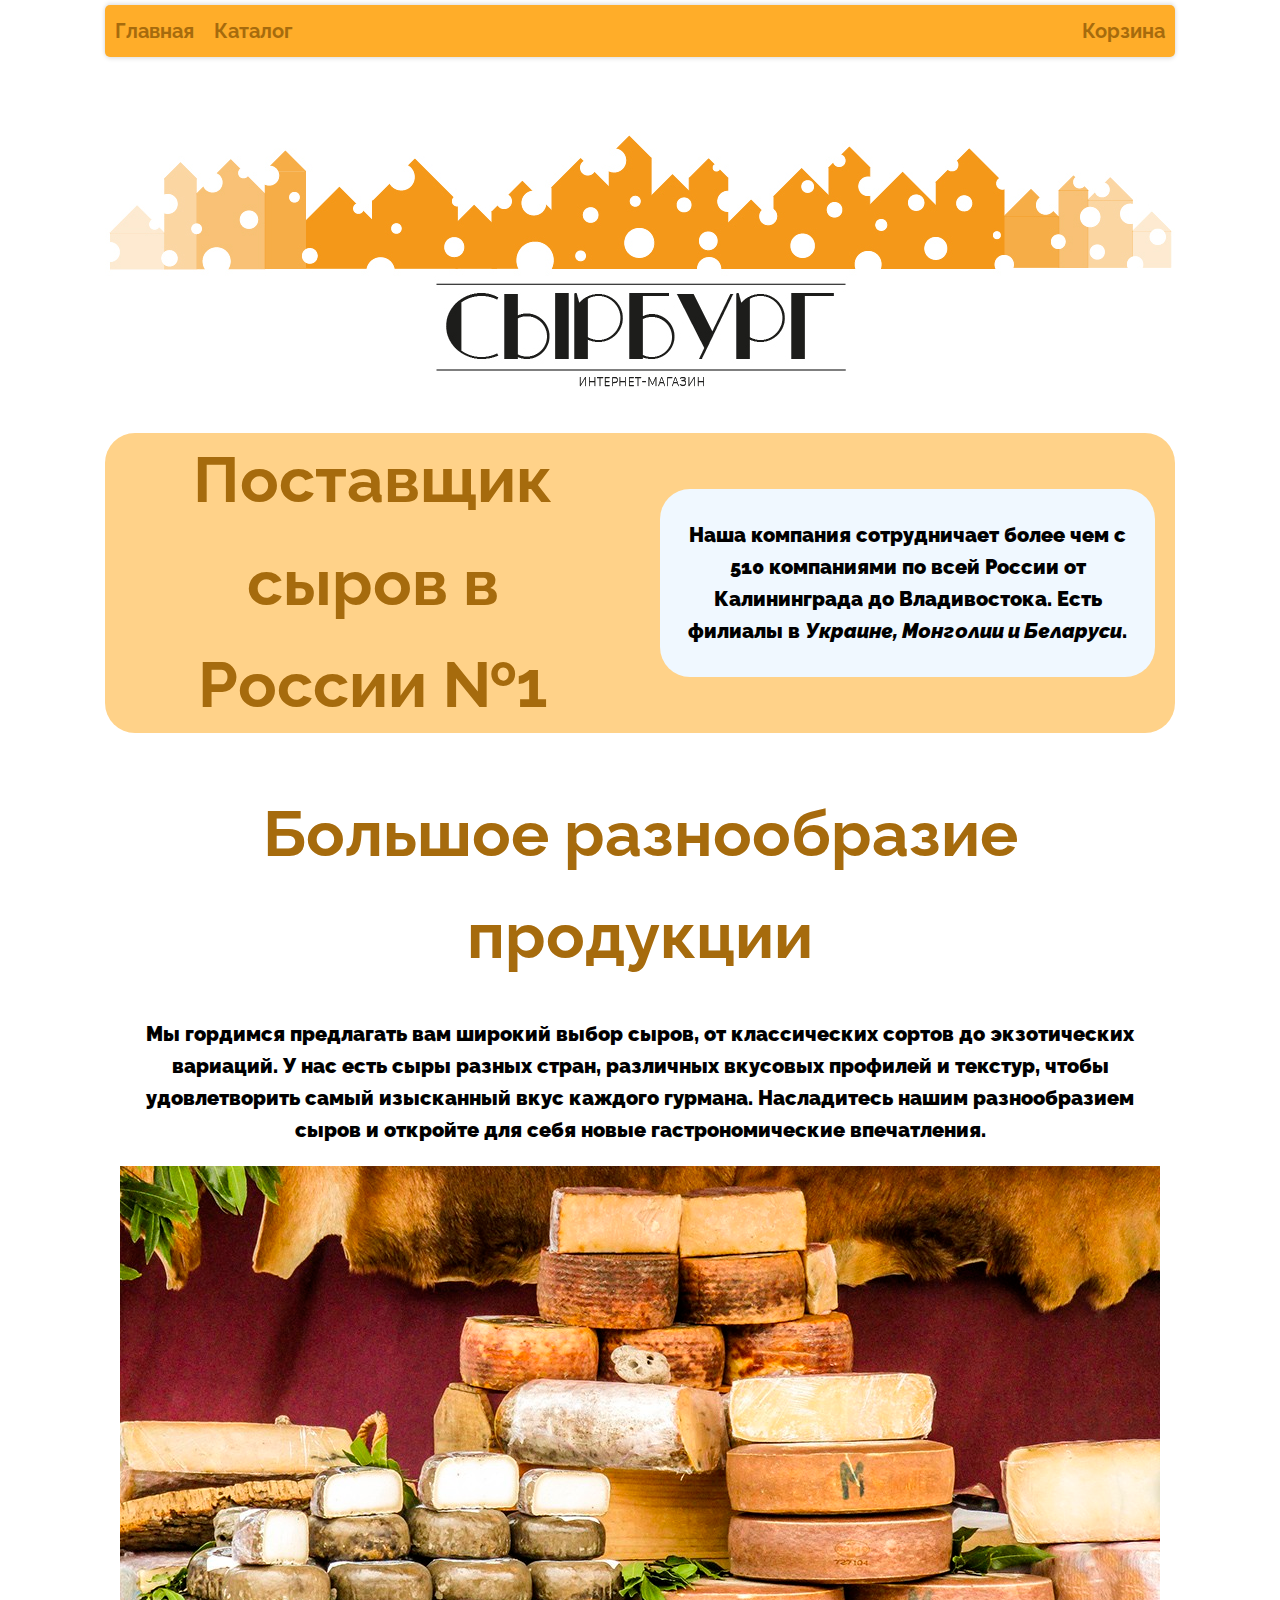
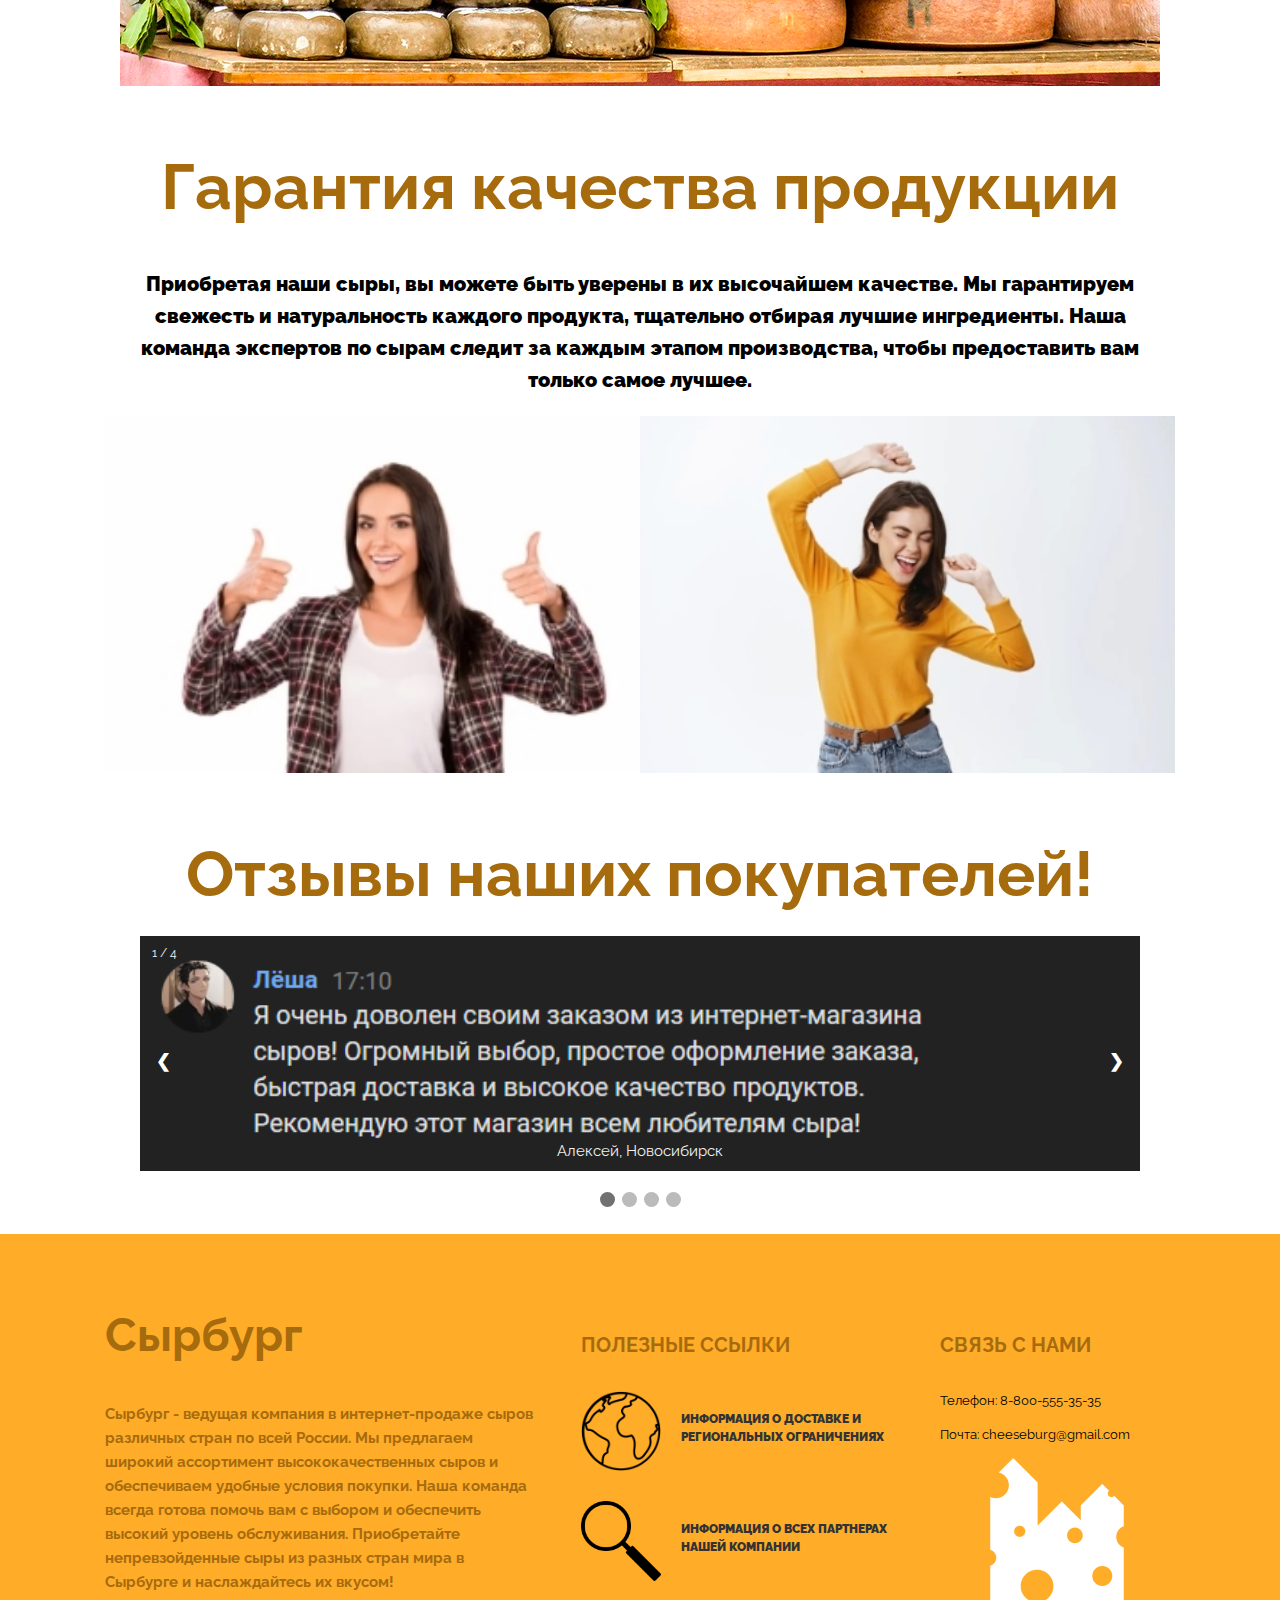
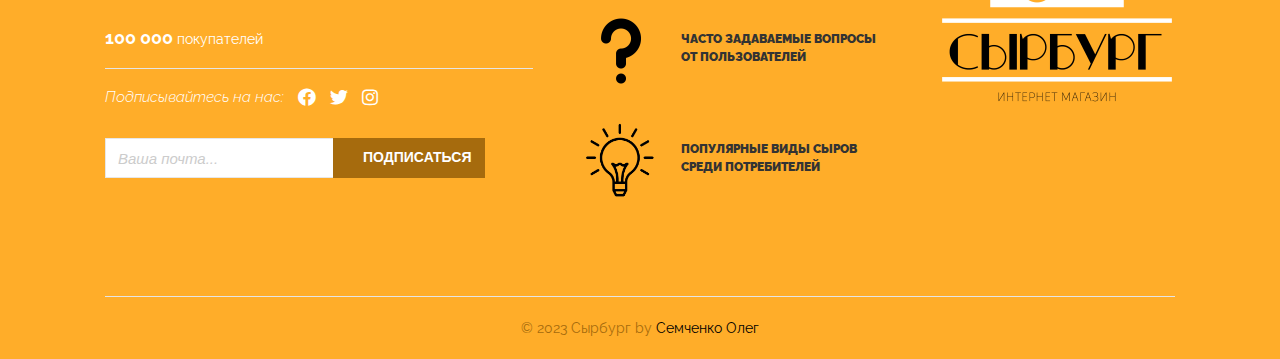
<file: Практика/index.html>
<!DOCTYPE html>
<html lang="en">
  <head>
    <meta charset="UTF-8" />
    <link
      rel="shortcut icon"
      href="../Практика/Photos/Главная/ikonka.png"
      type="image/x-icon"
    />
    <link rel="stylesheet" href="../Практика/Css/style.css" />
    <link rel="preconnect" href="https://fonts.googleapis.com" />
    <link rel="preconnect" href="https://fonts.gstatic.com" crossorigin />
    <link
      href="https://fonts.googleapis.com/css2?family=Bitter:wght@300&family=Narnoor&family=Raleway:wght@200;400&display=swap"
      rel="stylesheet"
    />
    <link
      rel="stylesheet"
      href="https://cdnjs.cloudflare.com/ajax/libs/font-awesome/5.15.3/css/all.min.css"
    />
    <script>
      var prevScrollpos = window.pageYOffset;
      window.onscroll = function () {
        var currentScrollPos = window.pageYOffset;
        if (prevScrollpos > currentScrollPos) {
          document.getElementById("navbar").style.top = "0";
        } else {
          document.getElementById("navbar").style.top = "-100px";
        }
        prevScrollpos = currentScrollPos;
      };
    </script>
    <title>Сырбург - интернет-магазин сыров</title>
  </head>
  <body>
    <header id="navbar" class="header">
      <div class="container">
        <div class="header_inner">
          <nav class="nav">
            <li>
              <a class="nav__link" href="../Практика/index.html"> Главная </a>
            </li>
            <li>
              <a class="nav__link" href="../Практика/Html/items.html">
                Каталог
              </a>
            </li>
            <a class="nav__link cart" href="../Практика/Html/cart.html">
              Корзина
            </a>
          </nav>
        </div>
      </div>
    </header>
    <div class="title">
      <div class="topimage">
        <img src="../Практика/Photos/Главная/баннер.jpg" alt="zamok" />
      </div>
    </div>
    <section class="section">
      <div class="container">
        <div class="number1">
          <div class="section1__header">
            <h1>Поставщик сыров в России №1</h1>
          </div>
          <div class="section1__text">
            <p>
              Наша компания сотрудничает более чем с 510 компаниями по всей
              России от Калининграда до Владивостока. Есть филиалы в
              <i>Украине, Монголии и Беларуси</i>.
            </p>
          </div>
        </div>
      </div>
    </section>
    <section class="section">
      <div class="container">
        <div class="number2">
          <div class="section2__header">
            <h1>Большое разнообразие продукции</h1>
          </div>
          <div class="section2__text">
            <p>
              Мы гордимся предлагать вам широкий выбор сыров, от классических
              сортов до экзотических вариаций. У нас есть сыры разных стран,
              различных вкусовых профилей и текстур, чтобы удовлетворить самый
              изысканный вкус каждого гурмана. Насладитесь нашим разнообразием
              сыров и откройте для себя новые гастрономические впечатления.
            </p>
          </div>
          <div class="image">
            <img
              src="../Практика/Photos/Главная/многосыра.jpg"
              alt="многосыра"
            />
          </div>
        </div>
      </div>
    </section>
    <section class="section">
      <div class="container">
        <div class="number3">
          <div class="section2__header">
            <h1>Гарантия качества продукции</h1>
          </div>
          <div class="section3__text">
            <p>
              Приобретая наши сыры, вы можете быть уверены в их высочайшем
              качестве. Мы гарантируем свежесть и натуральность каждого
              продукта, тщательно отбирая лучшие ингредиенты. Наша команда
              экспертов по сырам следит за каждым этапом производства, чтобы
              предоставить вам только самое лучшее.
            </p>
          </div>
          <div class="section3__image">
            <img src="../Практика/Photos/Главная/класс.jpg" alt="многосыра" />
            <img src="../Практика/Photos/Главная/класс2.jpg" alt="" />
          </div>
        </div>
      </div>
    </section>
    <section class="section">
      <div class="container">
        <div class="section2__header">
          <h1>Отзывы наших покупателей!</h1>
        </div>
        <div class="slideshow-container">
          <div class="mySlides fade">
            <div class="numbertext">1 / 4</div>
            <img
              src="../Практика/Photos/Главная/img1.png"
              style="width: 100%"
            />
            <div class="text">Алексей, Новосибирск</div>
          </div>

          <div class="mySlides fade">
            <div class="numbertext">2 / 4</div>
            <img
              src="../Практика/Photos/Главная/img2.png"
              style="width: 100%"
            />
            <div class="text">Илья, Киев</div>
          </div>

          <div class="mySlides fade">
            <div class="numbertext">3 / 4</div>
            <img
              src="../Практика/Photos/Главная/img3.png"
              style="width: 100%"
            />
            <div class="text">Владислав, Минск</div>
          </div>

          <div class="mySlides fade">
            <div class="numbertext">4 / 4</div>
            <img
              src="../Практика/Photos/Главная/img4.png"
              style="width: 100%"
            />
            <div class="text">Михаил, Улан-Батор</div>
          </div>

          <a class="prev" onclick="plusSlides(-1)">❮</a>
          <a class="next" onclick="plusSlides(1)">❯</a>
        </div>
        <br />

        <div style="text-align: center">
          <span class="dot" onclick="currentSlide(1)"></span>
          <span class="dot" onclick="currentSlide(2)"></span>
          <span class="dot" onclick="currentSlide(3)"></span>
          <span class="dot" onclick="currentSlide(4)"></span>
        </div>
        <script>
          var slideIndex = 1;
          showSlides(slideIndex);

          function plusSlides(n) {
            showSlides((slideIndex += n));
          }

          function currentSlide(n) {
            showSlides((slideIndex = n));
          }

          function showSlides(n) {
            var i;
            var slides = document.getElementsByClassName("mySlides");
            var dots = document.getElementsByClassName("dot");
            if (n > slides.length) {
              slideIndex = 1;
            }
            if (n < 1) {
              slideIndex = slides.length;
            }
            for (i = 0; i < slides.length; i++) {
              slides[i].style.display = "none";
            }
            for (i = 0; i < dots.length; i++) {
              dots[i].className = dots[i].className.replace(" active", "");
            }
            slides[slideIndex - 1].style.display = "block";
            dots[slideIndex - 1].className += " active";
          }
        </script>
      </div>
    </section>
    <footer class="footer">
      <div class="container">
        <div class="footer__inner">
          <div class="footer__col footer__col--first">
            <div class="footer__logo">Сырбург</div>
            <div class="footer__text">
              Сырбург - ведущая компания в интернет-продаже сыров различных
              стран по всей России. Мы предлагаем широкий ассортимент
              высококачественных сыров и обеспечиваем удобные условия покупки.
              Наша команда всегда готова помочь вам с выбором и обеспечить
              высокий уровень обслуживания. Приобретайте непревзойденные сыры из
              разных стран мира в Сырбурге и наслаждайтесь их вкусом!
            </div>
            <div class="footer__social">
              <div class="footer__social-header">
                <b>100 000</b> покупателей
              </div>
              <div class="footer__social-content">
                Подписывайтесь на нас:
                <a href="#" target="_blank">
                  <i class="fab fa-facebook"></i>
                </a>
                <a href="#" target="_blank">
                  <i class="fab fa-twitter"></i>
                </a>
                <a href="#" target="_blank">
                  <i class="fab fa-instagram"></i>
                </a>
              </div>
            </div>

            <form class="subscribe" action="/" method="post">
              <input
                class="subscribe__input"
                type="email"
                name="name"
                placeholder="Ваша почта..."
              />
              <button class="subscribe__btn" type="submit">Подписаться</button>
            </form>
          </div>
          <div class="footer__col footer__col--second">
            <div class="footer__title">Полезные ссылки</div>

            <div class="blogs">
              <div class="blogs__item">
                <img
                  class="blogs__img"
                  src="../Практика/Photos/Главная/низ.png"
                  alt=""
                />
                <div class="blogs__content">
                  <a class="blogs__title" href="../Практика/Html/delivery.html"
                    >Информация о доставке и региональных ограничениях
                  </a>
                </div>
              </div>

              <div class="blogs__item">
                <img
                  class="blogs__img"
                  src="../Практика/Photos/Главная/лупа.png"
                  alt=""
                />
                <div class="blogs__content">
                  <a class="blogs__title" href="../Практика/Html/patnery.html"
                    >Информация о всех партнерах нашей компании</a
                  >
                </div>
              </div>

              <div class="blogs__item">
                <img
                  class="blogs__img"
                  src="../Практика/Photos/Главная/вопрос.png"
                  alt=""
                />
                <div class="blogs__content">
                  <a class="blogs__title" href="../Практика/Html/questions.html"
                    >Часто задаваемые вопросы от пользователей</a
                  >
                </div>
              </div>
              <div class="blogs__item">
                <img
                  class="blogs__img"
                  src="../Практика/Photos/Главная/лампочка.png"
                  alt=""
                />
                <div class="blogs__content">
                  <a class="blogs__title" href="../Практика/Html/cheese.html"
                    >Популярные виды сыров среди потребителей</a
                  >
                </div>
              </div>
            </div>
          </div>
          <div class="footer__col footer__col--third">
            <div class="footer__title">Связь с нами</div>
            <div class="svyaz">
              <a class="svyaz__item"> Телефон: 8-800-555-35-35 </a>
              <a class="svyaz__item">
                <p>Почта: cheeseburg@gmail.com</p>
              </a>
            </div>
            <div class="image">
              <img src="../Практика/Photos/Главная/футер.png" alt="" />
            </div>
          </div>
        </div>

        <div class="copyright">
          © 2023 Сырбург by <span>Семченко Олег</span>
        </div>
      </div>
    </footer>
  </body>
</html>
</file>
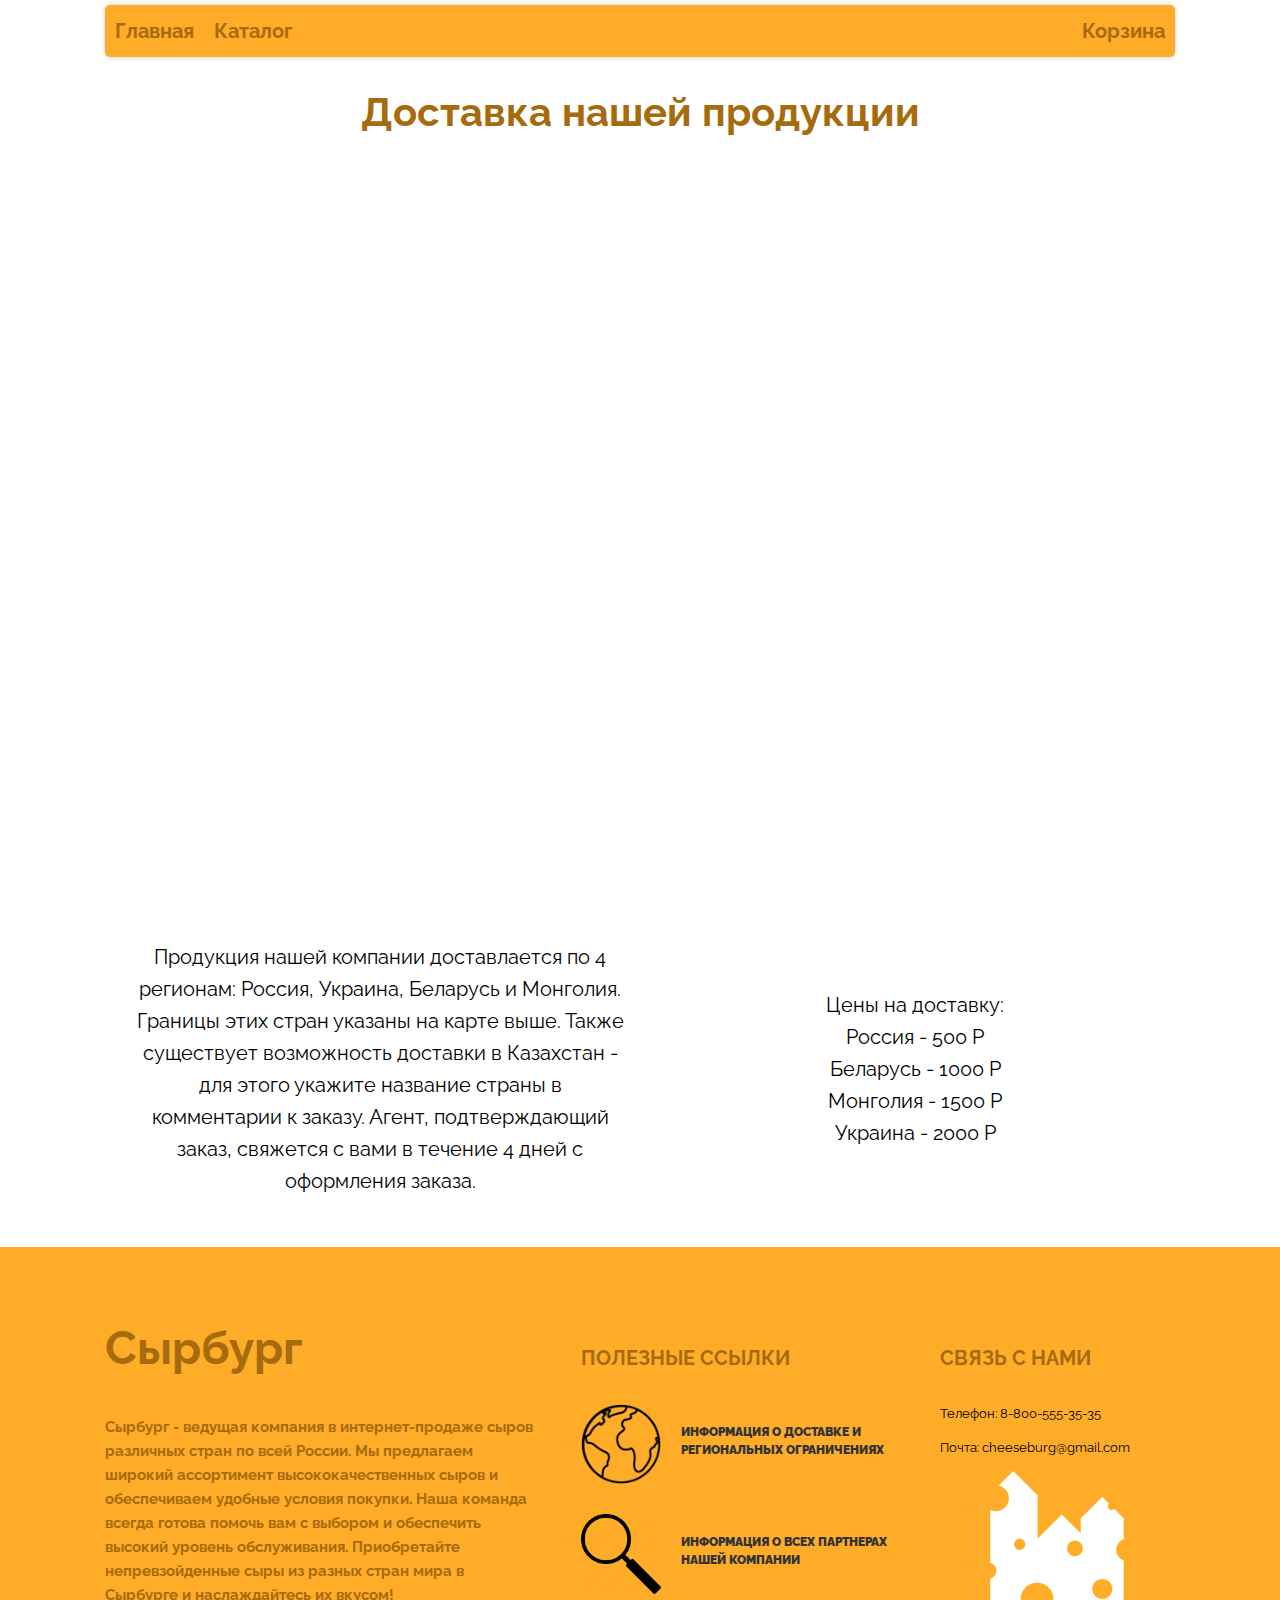
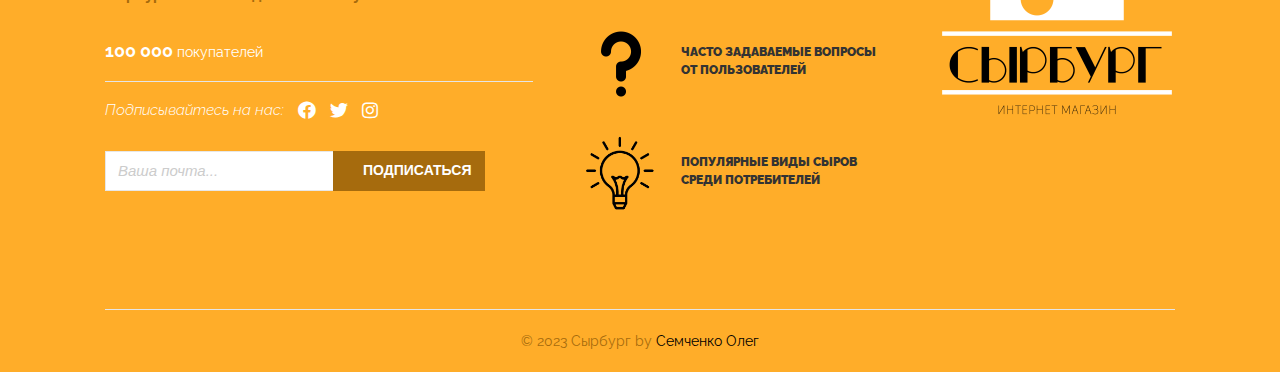
<file: Практика/Html/delivery.html>
<!DOCTYPE html>
<html lang="en">
  <head>
    <meta charset="UTF-8" />
    <link
      rel="shortcut icon"
      href="../Photos/Главная/ikonka.png"
      type="image/x-icon"
    />
    <link rel="stylesheet" href="../Css/delivery.css" />
    <link rel="preconnect" href="https://fonts.googleapis.com" />
    <link rel="preconnect" href="https://fonts.gstatic.com" crossorigin />
    <link
      href="https://fonts.googleapis.com/css2?family=Bitter:wght@300&family=Narnoor&family=Raleway:wght@200;400&display=swap"
      rel="stylesheet"
    />
    <link
      rel="stylesheet"
      href="https://cdnjs.cloudflare.com/ajax/libs/font-awesome/5.15.3/css/all.min.css"
    />
    <script>
      var prevScrollpos = window.pageYOffset;
      window.onscroll = function () {
        var currentScrollPos = window.pageYOffset;
        if (prevScrollpos > currentScrollPos) {
          document.getElementById("navbar").style.top = "0";
        } else {
          document.getElementById("navbar").style.top = "-100px";
        }
        prevScrollpos = currentScrollPos;
      };
    </script>
    <title>Сырбург - интернет-магазин сыров</title>
  </head>
  <body>
    <header id="navbar" class="header">
      <div class="container">
        <div class="header_inner">
          <nav class="nav">
            <li>
              <a class="nav__link" href="../index.html"> Главная </a>
            </li>
            <li>
              <a class="nav__link" href="../Html/items.html"> Каталог </a>
            </li>

            <a class="nav__link cart" href="../Html/cart.html"> Корзина </a>
          </nav>
        </div>
      </div>
    </header>
    <section class="section">
      <div class="container">
        <div class="title">Доставка нашей продукции</div>
        <div class="map">
          <iframe
            src="https://www.google.com/maps/embed?pb=!1m14!1m12!1m3!1d31556517.08929811!2d73.11542983309121!3d61.1352931491512!2m3!1f0!2f0!3f0!3m2!1i1024!2i768!4f13.1!5e0!3m2!1sru!2sru!4v1688546269915!5m2!1sru!2sru"
            width="700"
            height="700"
            style="border: 0"
            allowfullscreen=""
            loading="lazy"
            referrerpolicy="no-referrer-when-downgrade"
          ></iframe>
        </div>
      </div>
    </section>
    <section class="section">
      <div class="container" style="display: flex">
        <div class="delivery1">
          <div class="explanation">
            Продукция нашей компании доставлается по 4 регионам: Россия,
            Украина, Беларусь и Монголия. Границы этих стран указаны на карте
            выше. Также существует возможность доставки в Казахстан - для этого
            укажите название страны в комментарии к заказу. Агент,
            подтверждающий заказ, свяжется с вами в течение 4 дней с оформления
            заказа.
          </div>
        </div>
        <div class="delivery2">
          <div class="price">
            Цены на доставку: <br />
            Россия - 500 Р <br />
            Беларусь - 1000 Р <br />
            Монголия - 1500 Р <br />
            Украина - 2000 Р
          </div>
        </div>
      </div>
    </section>
    <footer class="footer">
      <div class="container">
        <div class="footer__inner">
          <div class="footer__col footer__col--first">
            <div class="footer__logo">Сырбург</div>
            <div class="footer__text">
              Сырбург - ведущая компания в интернет-продаже сыров различных
              стран по всей России. Мы предлагаем широкий ассортимент
              высококачественных сыров и обеспечиваем удобные условия покупки.
              Наша команда всегда готова помочь вам с выбором и обеспечить
              высокий уровень обслуживания. Приобретайте непревзойденные сыры из
              разных стран мира в Сырбурге и наслаждайтесь их вкусом!
            </div>
            <div class="footer__social">
              <div class="footer__social-header">
                <b>100 000</b> покупателей
              </div>
              <div class="footer__social-content">
                Подписывайтесь на нас:
                <a href="#" target="_blank">
                  <i class="fab fa-facebook"></i>
                </a>
                <a href="#" target="_blank">
                  <i class="fab fa-twitter"></i>
                </a>
                <a href="#" target="_blank">
                  <i class="fab fa-instagram"></i>
                </a>
              </div>
            </div>

            <form class="subscribe" action="/" method="post">
              <input
                class="subscribe__input"
                type="email"
                name="name"
                placeholder="Ваша почта..."
              />
              <button class="subscribe__btn" type="submit">Подписаться</button>
            </form>
          </div>
          <div class="footer__col footer__col--second">
            <div class="footer__title">Полезные ссылки</div>

            <div class="blogs">
              <div class="blogs__item">
                <img
                  class="blogs__img"
                  src="../Photos/Главная/низ.png"
                  alt=""
                />
                <div class="blogs__content">
                  <a class="blogs__title" href="../Html/delivery.html"
                    >Информация о доставке и региональных ограничениях
                  </a>
                </div>
              </div>

              <div class="blogs__item">
                <img
                  class="blogs__img"
                  src="../Photos/Главная/лупа.png"
                  alt=""
                />
                <div class="blogs__content">
                  <a class="blogs__title" href="../Html/patnery.html"
                    >Информация о всех партнерах нашей компании</a
                  >
                </div>
              </div>

              <div class="blogs__item">
                <img
                  class="blogs__img"
                  src="../Photos/Главная/вопрос.png"
                  alt=""
                />
                <div class="blogs__content">
                  <a class="blogs__title" href="../Html/questions.html"
                    >Часто задаваемые вопросы от пользователей</a
                  >
                </div>
              </div>
              <div class="blogs__item">
                <img
                  class="blogs__img"
                  src="../Photos/Главная/лампочка.png"
                  alt=""
                />
                <div class="blogs__content">
                  <a class="blogs__title" href="../Html/cheese.html"
                    >Популярные виды сыров среди потребителей</a
                  >
                </div>
              </div>
            </div>
          </div>
          <div class="footer__col footer__col--third">
            <div class="footer__title">Связь с нами</div>
            <div class="svyaz">
              <a class="svyaz__item"> Телефон: 8-800-555-35-35 </a>
              <a class="svyaz__item">
                <p>Почта: cheeseburg@gmail.com</p>
              </a>
            </div>
            <div class="image">
              <img src="../Photos/Главная/футер.png" alt="" />
            </div>
          </div>
        </div>

        <div class="copyright">
          © 2023 Сырбург by <span>Семченко Олег</span>
        </div>
      </div>
    </footer>
  </body>
</html>
</file>
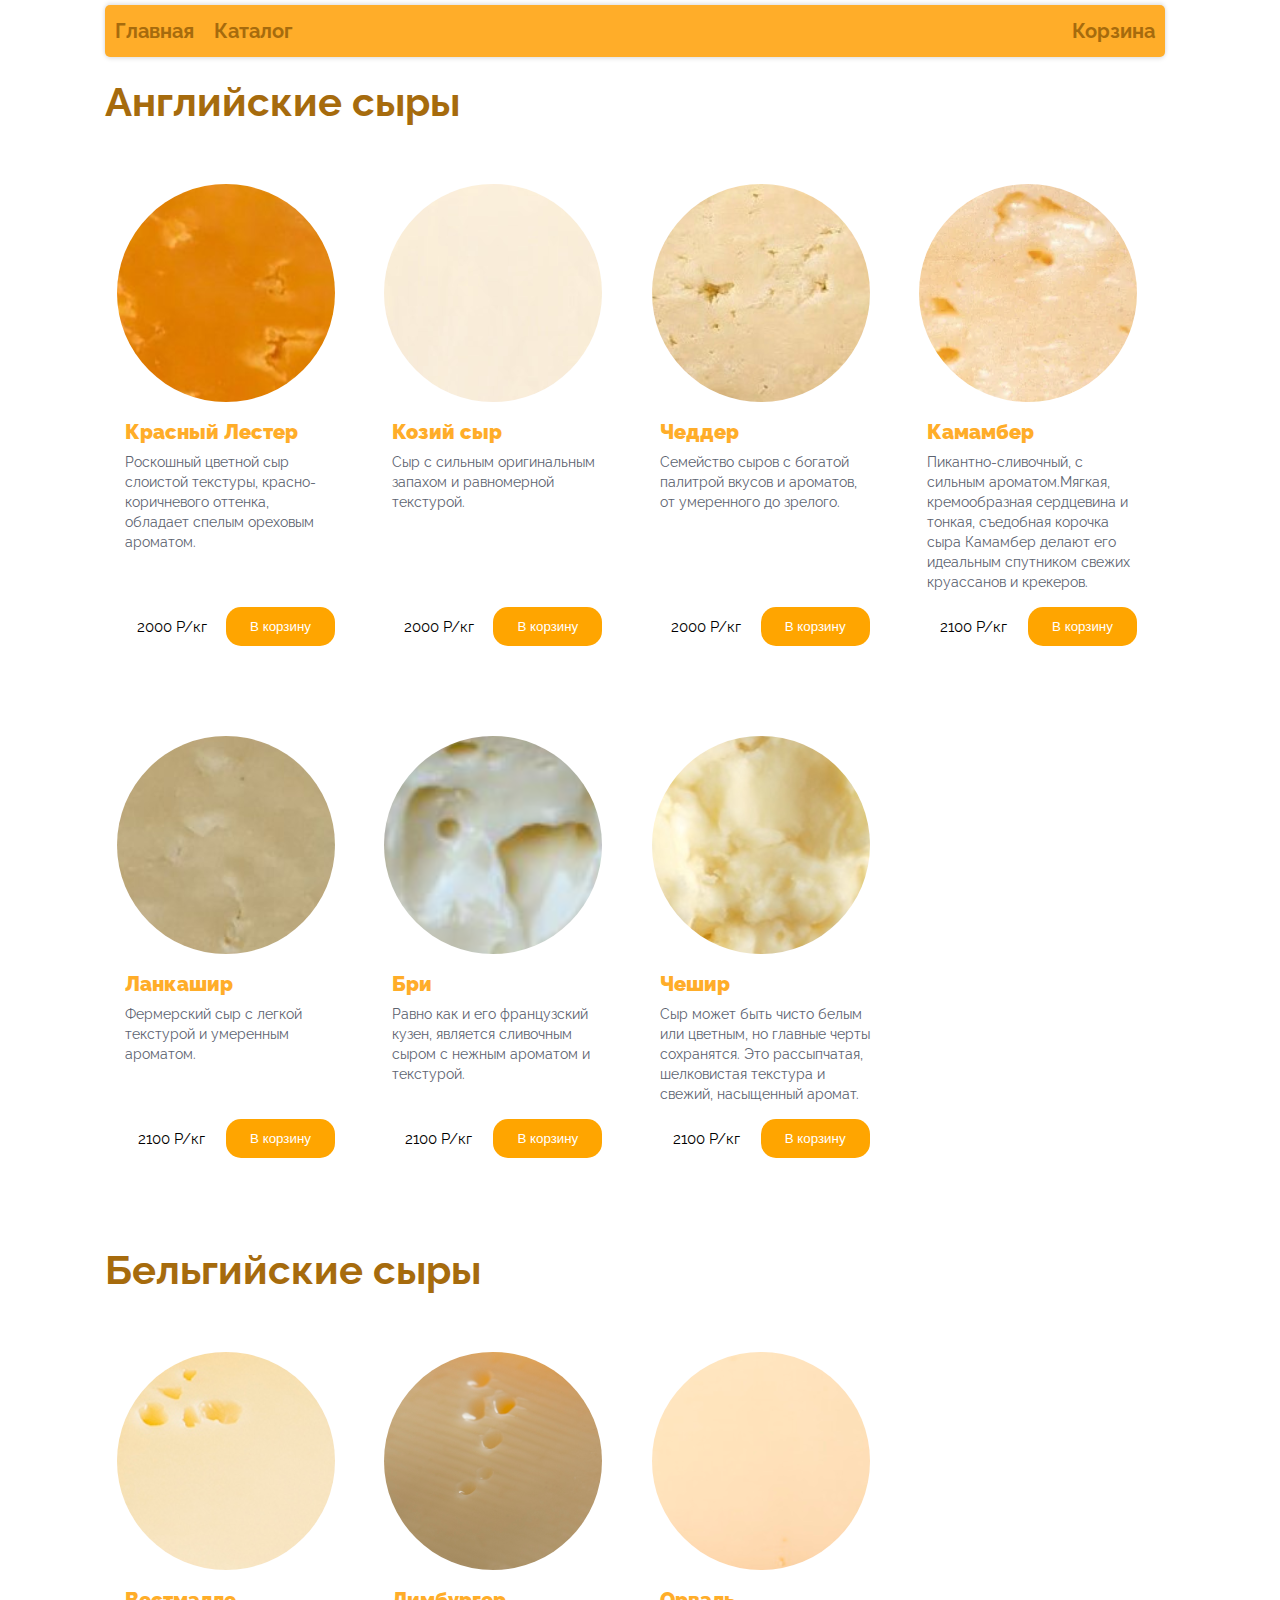
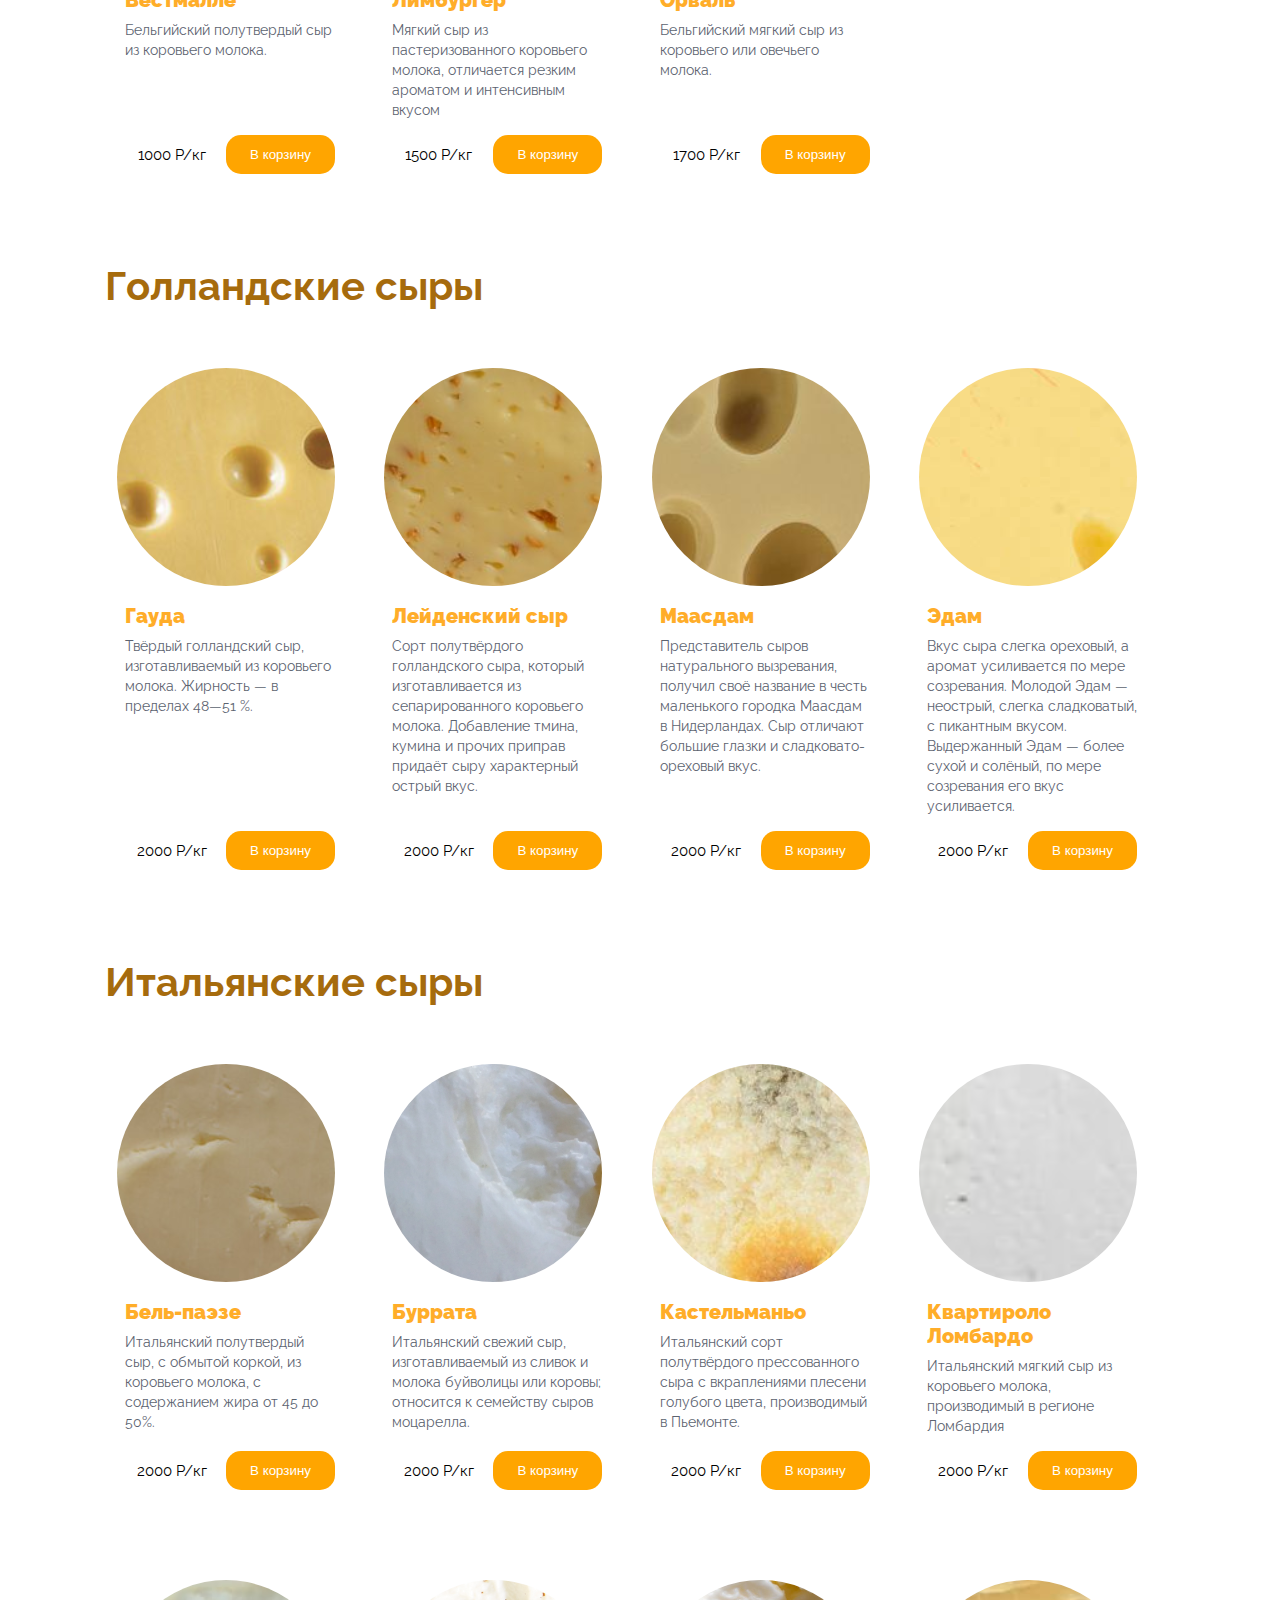
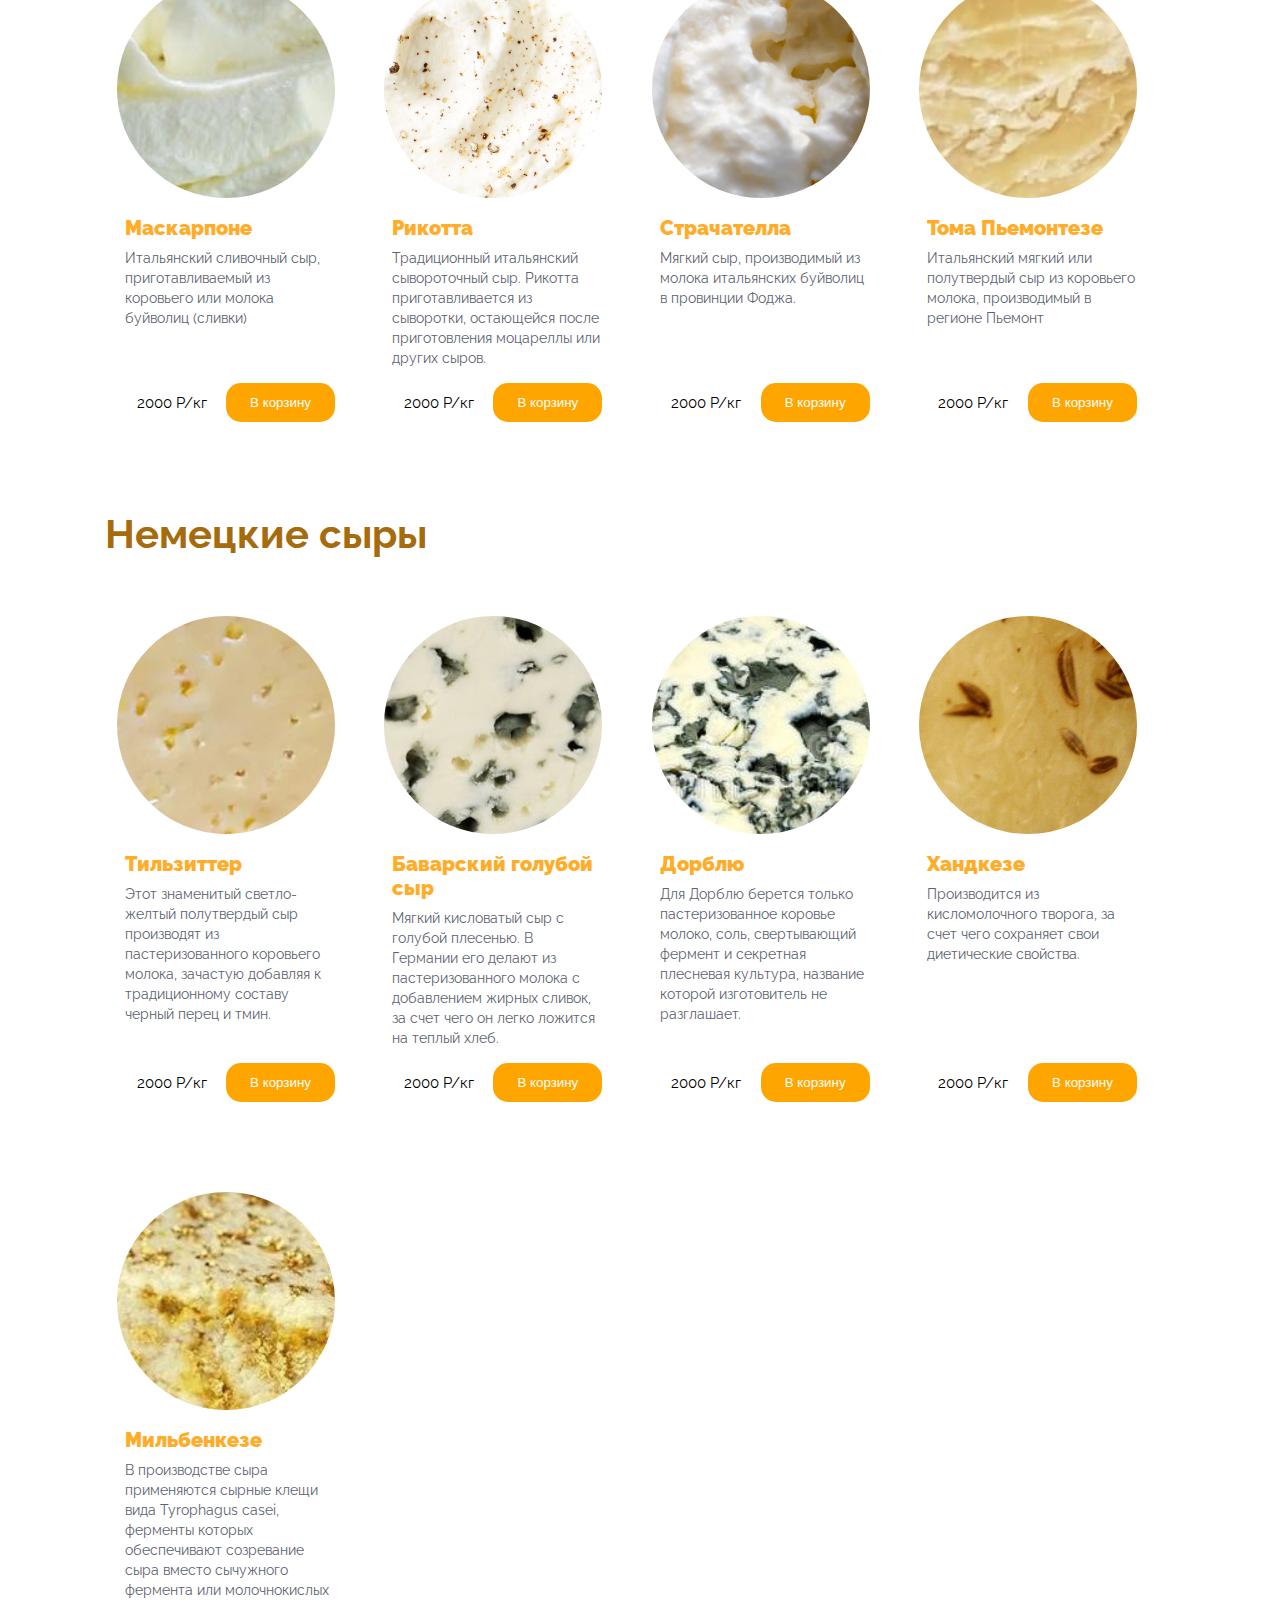
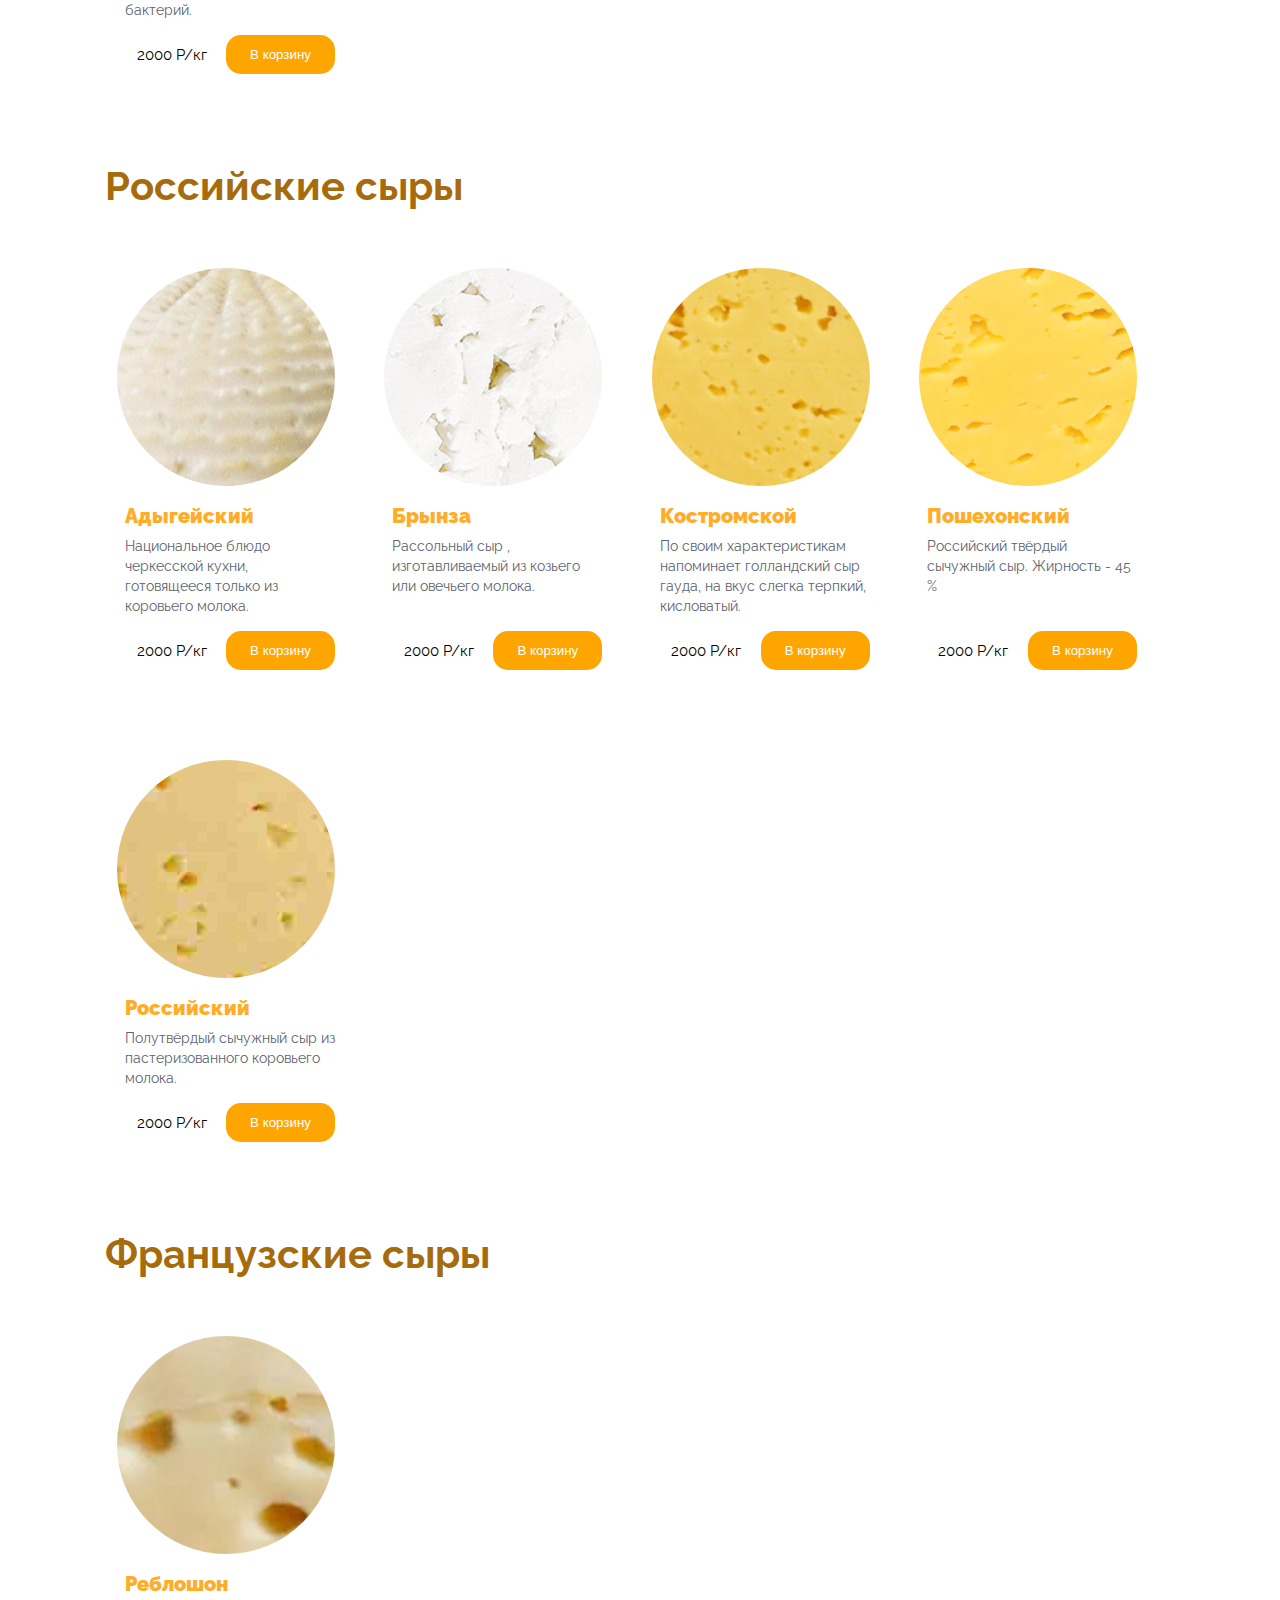
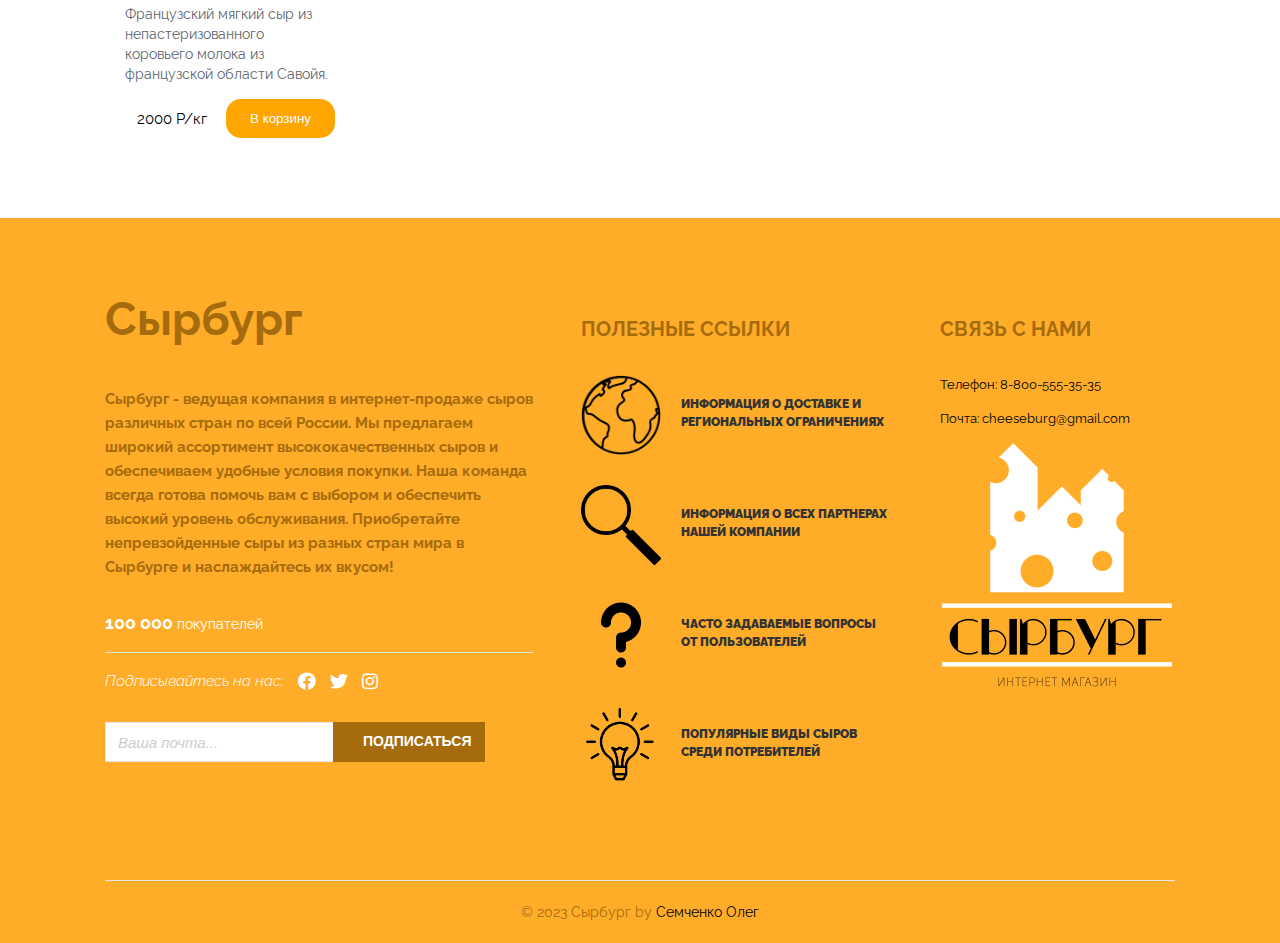
<file: Практика/Html/items.html>
<!DOCTYPE html>
<html lang="en">
  <head>
    <meta charset="UTF-8" />
    <link
      rel="shortcut icon"
      href="../Photos/Главная/ikonka.png"
      type="image/x-icon"
    />
    <link rel="stylesheet" href="../Css/belgium.css" />
    <link rel="preconnect" href="https://fonts.googleapis.com" />
    <link rel="preconnect" href="https://fonts.gstatic.com" crossorigin />
    <link
      href="https://fonts.googleapis.com/css2?family=Bitter:wght@300&family=Narnoor&family=Raleway:wght@200;400&display=swap"
      rel="stylesheet"
    />
    <link
      rel="stylesheet"
      href="https://cdnjs.cloudflare.com/ajax/libs/font-awesome/5.15.3/css/all.min.css"
    />
    <script>
      var prevScrollpos = window.pageYOffset;
      window.onscroll = function () {
        var currentScrollPos = window.pageYOffset;
        if (prevScrollpos > currentScrollPos) {
          document.getElementById("navbar").style.top = "0";
        } else {
          document.getElementById("navbar").style.top = "-100px";
        }
        prevScrollpos = currentScrollPos;
      };
    </script>
    <title>Сырбург - интернет-магазин сыров</title>
  </head>
  <body>
    <header id="navbar" class="header">
      <div class="container">
        <div class="header_inner">
          <nav class="nav">
            <li>
              <a class="nav__link" href="../index.html">Главная</a>
            </li>
            <li>
              <a class="nav__link" href="../Html/items.html">Каталог</a>
            </li>
            <li>
              <a class="nav__link1" href="#"
                >__________________________________________________________________________</a
              >
            </li>
            <a class="nav__link cart" href="#" onclick="openPopup()">Корзина</a>
          </nav>
        </div>
      </div>
    </header>
    <section class="section" style="padding-top: 50px">
      <div class="container">
        <div class="title">
          <h1>Английские сыры</h1>
        </div>
      </div>
    </section>
    <section class="section">
      <div class="container">
        <article class="item" data-id="01">
          <main class="main">
            <img
              class="product_image product_image2"
              src="../Photos/Британия/lester.png"
              alt=""
            />
            <div class="product_title">
              <a>Красный Лестер</a>
            </div>
            <div class="sostav">
              Роскошный цветной сыр слоистой текстуры, красно-коричневого
              оттенка, обладает спелым ореховым ароматом.
            </div>
          </main>
          <footer class="footer_item">
            <div class="product_price">2000 Р/кг</div>
            <button data_cart class="buy_item" data-size="big">
              В корзину
            </button>
          </footer>
        </article>
        <article class="item" data-id="02">
          <main class="main">
            <div class="product_image product_image2">
              <img src="../Photos/Британия/koziy.png" alt="" />
            </div>
            <div class="product_title">
              <a>Козий сыр</a>
            </div>
            <div class="sostav">
              Сыр с сильным оригинальным запахом и равномерной текстурой.
            </div>
          </main>
          <footer class="footer_item">
            <div class="product_price">2000 Р/кг</div>
            <button data_cart class="buy_item" data-size="big">
              В корзину
            </button>
          </footer>
        </article>
        <article class="item">
          <main class="main" data-id="03">
            <div class="product_image product_image2">
              <img src="../Photos/Британия/chadder.png" alt="" />
            </div>
            <div class="product_title">
              <a>Чеддер</a>
            </div>
            <div class="sostav">
              Семейство сыров с богатой палитрой вкусов и ароматов, от
              умеренного до зрелого.
            </div>
          </main>
          <footer class="footer_item">
            <div class="product_price">2000 Р/кг</div>
            <button data_cart class="buy_item" data-size="big">
              В корзину
            </button>
          </footer>
        </article>
        <article class="item">
          <main class="main">
            <div class="product_image product_image2">
              <img src="../Photos/Британия/camambert.png" alt="" />
            </div>
            <div class="product_title">
              <a>Камамбер</a>
            </div>
            <div class="sostav">
              Пикантно-сливочный, с сильным ароматом.Мягкая, кремообразная
              сердцевина и тонкая, съедобная корочка сыра Камамбер делают его
              идеальным спутником свежих круассанов и крекеров.
            </div>
          </main>
          <footer class="footer_item">
            <div class="product_price">2100 Р/кг</div>
            <button class="buy_item" data-size="medium">
              <p>В корзину</p>
            </button>
          </footer>
        </article>
        <article class="item">
          <main class="main">
            <div class="product_image product_image2">
              <img src="../Photos/Британия/lancashire.png" alt="" />
            </div>
            <div class="product_title">
              <a>Ланкашир</a>
            </div>
            <div class="sostav">
              Фермерский сыр с легкой текстурой и умеренным ароматом.
            </div>
          </main>
          <footer class="footer_item">
            <div class="product_price">2100 Р/кг</div>
            <button class="buy_item" data-size="medium">
              <p>В корзину</p>
            </button>
          </footer>
        </article>
        <article class="item">
          <main class="main">
            <div class="product_image product_image2">
              <img src="../Photos/Британия/brie.png" alt="" />
            </div>
            <div class="product_title">
              <a>Бри</a>
            </div>
            <div class="sostav">
              Равно как и его французский кузен, является сливочным сыром с
              нежным ароматом и текстурой.
            </div>
          </main>
          <footer class="footer_item">
            <div class="product_price">2100 Р/кг</div>
            <button class="buy_item" data-size="medium">
              <p>В корзину</p>
            </button>
          </footer>
        </article>
        <article class="item">
          <main class="main">
            <div class="product_image product_image2">
              <img src="../Photos/Британия/cheshire.png" alt="" />
            </div>
            <div class="product_title">
              <a>Чешир</a>
            </div>
            <div class="sostav">
              Сыр может быть чисто белым или цветным, но главные черты
              сохранятся. Это рассыпчатая, шелковистая текстура и свежий,
              насыщенный аромат.
            </div>
          </main>
          <footer class="footer_item">
            <div class="product_price">2100 Р/кг</div>
            <button class="buy_item" data-size="medium">
              <p>В корзину</p>
            </button>
          </footer>
        </article>
      </div>
    </section>
    <section class="section">
      <div class="container">
        <div class="title">
          <h1>Бельгийские сыры</h1>
        </div>
      </div>
    </section>
    <section class="section">
      <div class="container">
        <article class="item">
          <main class="main">
            <div class="product_image product_image2">
              <img src="../Photos/Бельгия/westmalle.png" alt="" />
            </div>
            <div class="product_title">
              <a>Вестмалле</a>
            </div>
            <div class="sostav">
              Бельгийский полутвердый сыр из коровьего молока.
            </div>
          </main>
          <footer class="footer_item">
            <div class="product_price">1000 Р/кг</div>
            <button class="buy_item" data-size="medium">
              <p>В корзину</p>
            </button>
          </footer>
        </article>
        <article class="item">
          <main class="main">
            <div class="product_image product_image2">
              <img src="../Photos/Бельгия/limburger.png" alt="" />
            </div>
            <div class="product_title">
              <a>Лимбургер</a>
            </div>
            <div class="sostav">
              Мягкий сыр из пастеризованного коровьего молока, отличается резким
              ароматом и интенсивным вкусом
            </div>
          </main>
          <footer class="footer_item">
            <div class="product_price">1500 Р/кг</div>
            <button class="buy_item" data-size="medium">
              <p>В корзину</p>
            </button>
          </footer>
        </article>
        <article class="item">
          <main class="main">
            <div class="product_image product_image2">
              <img src="../Photos/Бельгия/orval.png" alt="" />
            </div>
            <div class="product_title">
              <a>Орваль</a>
            </div>
            <div class="sostav">
              Бельгийский мягкий сыр из коровьего или овечьего молока.
            </div>
          </main>
          <footer class="footer_item">
            <div class="product_price">1700 Р/кг</div>
            <button class="buy_item" data-size="medium">
              <p>В корзину</p>
            </button>
          </footer>
        </article>
      </div>
    </section>
    <section class="section">
      <div class="container">
        <div class="title">
          <h1>Голландские сыры</h1>
        </div>
      </div>
    </section>
    <section class="section">
      <div class="container">
        <article class="item">
          <main class="main">
            <div class="product_image product_image2">
              <img src="../Photos/Голландия/gauda.png" alt="" />
            </div>
            <div class="product_title">
              <a>Гауда</a>
            </div>
            <div class="sostav">
              Твёрдый голландский сыр, изготавливаемый из коровьего молока.
              Жирность — в пределах 48—51 %.
            </div>
          </main>
          <footer class="footer_item">
            <div class="product_price">2000 Р/кг</div>
            <button class="buy_item" data-size="medium">
              <p>В корзину</p>
            </button>
          </footer>
        </article>
        <article class="item">
          <main class="main">
            <div class="product_image product_image2">
              <img src="../Photos/Голландия/leiden.png" alt="" />
            </div>
            <div class="product_title">
              <a>Лейденский сыр</a>
            </div>
            <div class="sostav">
              Сорт полутвёрдого голландского сыра, который изготавливается из
              сепарированного коровьего молока. Добавление тмина, кумина и
              прочих приправ придаёт сыру характерный острый вкус.
            </div>
          </main>
          <footer class="footer_item">
            <div class="product_price">2000 Р/кг</div>
            <button class="buy_item" data-size="medium">
              <p>В корзину</p>
            </button>
          </footer>
        </article>
        <article class="item">
          <main class="main">
            <div class="product_image product_image2">
              <img src="../Photos/Голландия/maasda,.png" alt="" />
            </div>
            <div class="product_title">
              <a>Маасдам</a>
            </div>
            <div class="sostav">
              Представитель сыров натурального вызревания, получил своё название
              в честь маленького городка Маасдам в Нидерландах. Сыр отличают
              большие глазки и сладковато-ореховый вкус.
            </div>
          </main>
          <footer class="footer_item">
            <div class="product_price">2000 Р/кг</div>
            <button class="buy_item" data-size="medium">
              <p>В корзину</p>
            </button>
          </footer>
        </article>
        <article class="item">
          <main class="main">
            <div class="product_image product_image2">
              <img src="../Photos/Голландия/edam.png" alt="" />
            </div>
            <div class="product_title">
              <a>Эдам</a>
            </div>
            <div class="sostav">
              Вкус сыра слегка ореховый, а аромат усиливается по мере
              созревания. Молодой Эдам — неострый, слегка сладковатый, с
              пикантным вкусом. Выдержанный Эдам — более сухой и солёный, по
              мере созревания его вкус усиливается.
            </div>
          </main>
          <footer class="footer_item">
            <div class="product_price">2000 Р/кг</div>
            <button class="buy_item" data-size="medium">
              <p>В корзину</p>
            </button>
          </footer>
        </article>
      </div>
    </section>
    <section class="section">
      <div class="container">
        <div class="title">
          <h1>Итальянские сыры</h1>
        </div>
      </div>
    </section>
    <section class="section">
      <div class="container">
        <article class="item">
          <main class="main">
            <div class="product_image product_image2">
              <img src="../Photos/Италия/bel-paeze.png" alt="" />
            </div>
            <div class="product_title">
              <a>Бель-паэзе</a>
            </div>
            <div class="sostav">
              Итальянский полутвердый сыр, с обмытой коркой, из коровьего
              молока, с содержанием жира от 45 до 50%.
            </div>
          </main>
          <footer class="footer_item">
            <div class="product_price">2000 Р/кг</div>
            <button class="buy_item" data-size="medium">
              <p>В корзину</p>
            </button>
          </footer>
        </article>
        <article class="item">
          <main class="main">
            <div class="product_image product_image2">
              <img src="../Photos/Италия/burrata.png" alt="" />
            </div>
            <div class="product_title">
              <a>Буррата</a>
            </div>
            <div class="sostav">
              Итальянский свежий сыр, изготавливаемый из сливок и молока
              буйволицы или коровы; относится к семейству сыров моцарелла.
            </div>
          </main>
          <footer class="footer_item">
            <div class="product_price">2000 Р/кг</div>
            <button class="buy_item" data-size="medium">
              <p>В корзину</p>
            </button>
          </footer>
        </article>
        <article class="item">
          <main class="main">
            <div class="product_image product_image2">
              <img src="../Photos/Италия/castelmanio.png" alt="" />
            </div>
            <div class="product_title">
              <a>Кастельманьо</a>
            </div>
            <div class="sostav">
              Итальянский сорт полутвёрдого прессованного сыра с вкраплениями
              плесени голубого цвета, производимый в Пьемонте.
            </div>
          </main>
          <footer class="footer_item">
            <div class="product_price">2000 Р/кг</div>
            <button class="buy_item" data-size="medium">
              <p>В корзину</p>
            </button>
          </footer>
        </article>
        <article class="item">
          <main class="main">
            <div class="product_image product_image2">
              <img src="../Photos/Италия/quarti.png" alt="" />
            </div>
            <div class="product_title">
              <a>Квартироло Ломбардо</a>
            </div>
            <div class="sostav">
              Итальянский мягкий сыр из коровьего молока, производимый в регионе
              Ломбардия
            </div>
          </main>
          <footer class="footer_item">
            <div class="product_price">2000 Р/кг</div>
            <button class="buy_item" data-size="medium">
              <p>В корзину</p>
            </button>
          </footer>
        </article>
        <article class="item">
          <main class="main">
            <div class="product_image product_image2">
              <img src="../Photos/Италия/mascarpone.png" alt="" />
            </div>
            <div class="product_title">
              <a>Маскарпоне</a>
            </div>
            <div class="sostav">
              Итальянский сливочный сыр, приготавливаемый из коровьего или
              молока буйволиц (сливки)
            </div>
          </main>
          <footer class="footer_item">
            <div class="product_price">2000 Р/кг</div>
            <button class="buy_item" data-size="medium">
              <p>В корзину</p>
            </button>
          </footer>
        </article>
        <article class="item">
          <main class="main">
            <div class="product_image product_image2">
              <img src="../Photos/Италия/ricotta.png" alt="" />
            </div>
            <div class="product_title">
              <a>Рикотта</a>
            </div>
            <div class="sostav">
              Традиционный итальянский сывороточный сыр. Рикотта
              приготавливается из сыворотки, остающейся после приготовления
              моцареллы или других сыров.
            </div>
          </main>
          <footer class="footer_item">
            <div class="product_price">2000 Р/кг</div>
            <button class="buy_item" data-size="medium">
              <p>В корзину</p>
            </button>
          </footer>
        </article>
        <article class="item">
          <main class="main">
            <div class="product_image product_image2">
              <img src="../Photos/Италия/strachatella.png" alt="" />
            </div>
            <div class="product_title">
              <a>Страчателла</a>
            </div>
            <div class="sostav">
              Мягкий сыр, производимый из молока итальянских буйволиц в
              провинции Фоджа.
            </div>
          </main>
          <footer class="footer_item">
            <div class="product_price">2000 Р/кг</div>
            <button class="buy_item" data-size="medium">
              <p>В корзину</p>
            </button>
          </footer>
        </article>
        <article class="item">
          <main class="main">
            <div class="product_image product_image2">
              <img src="../Photos/Италия/toma.png" alt="" />
            </div>
            <div class="product_title">
              <a>Тома Пьемонтезе</a>
            </div>
            <div class="sostav">
              Итальянский мягкий или полутвердый сыр из коровьего молока,
              производимый в регионе Пьемонт
            </div>
          </main>
          <footer class="footer_item">
            <div class="product_price">2000 Р/кг</div>
            <button class="buy_item" data-size="medium">
              <p>В корзину</p>
            </button>
          </footer>
        </article>
      </div>
    </section>
    <section class="section">
      <div class="container">
        <div class="title">
          <h1>Немецкие сыры</h1>
        </div>
      </div>
    </section>
    <section class="section">
      <div class="container">
        <article class="item">
          <main class="main">
            <div class="product_image product_image2">
              <img src="../Photos/Германия/tilsitter.png" alt="" />
            </div>
            <div class="product_title">
              <a>Тильзиттер</a>
            </div>
            <div class="sostav">
              Этот знаменитый светло-желтый полутвердый сыр производят из
              пастеризованного коровьего молока, зачастую добавляя к
              традиционному составу черный перец и тмин.
            </div>
          </main>
          <footer class="footer_item">
            <div class="product_price">2000 Р/кг</div>
            <button class="buy_item" data-size="medium">
              <p>В корзину</p>
            </button>
          </footer>
        </article>
        <article class="item">
          <main class="main">
            <div class="product_image product_image2">
              <img src="../Photos/Германия/babarish.png" alt="" />
            </div>
            <div class="product_title">
              <a>Баварский голубой сыр</a>
            </div>
            <div class="sostav">
              Мягкий кисловатый сыр с голубой плесенью. В Германии его делают из
              пастеризованного молока с добавлением жирных сливок, за счет чего
              он легко ложится на теплый хлеб.
            </div>
          </main>
          <footer class="footer_item">
            <div class="product_price">2000 Р/кг</div>
            <button class="buy_item" data-size="medium">
              <p>В корзину</p>
            </button>
          </footer>
        </article>
        <article class="item">
          <main class="main">
            <div class="product_image product_image2">
              <img src="../Photos/Германия/dorblue.png" alt="" />
            </div>
            <div class="product_title">
              <a>Дорблю</a>
            </div>
            <div class="sostav">
              Для Дорблю берется только пастеризованное коровье молоко, соль,
              свертывающий фермент и секретная плесневая культура, название
              которой изготовитель не разглашает.
            </div>
          </main>
          <footer class="footer_item">
            <div class="product_price">2000 Р/кг</div>
            <button class="buy_item" data-size="medium">
              <p>В корзину</p>
            </button>
          </footer>
        </article>
        <article class="item">
          <main class="main">
            <div class="product_image product_image2">
              <img src="../Photos/Германия/handkexe.png" alt="" />
            </div>
            <div class="product_title">
              <a>Хандкезе</a>
            </div>
            <div class="sostav">
              Производится из кисломолочного творога, за счет чего сохраняет
              свои диетические свойства.
            </div>
          </main>
          <footer class="footer_item">
            <div class="product_price">2000 Р/кг</div>
            <button class="buy_item" data-size="medium">
              <p>В корзину</p>
            </button>
          </footer>
        </article>
        <article class="item">
          <main class="main">
            <div class="product_image product_image2">
              <img src="../Photos/Германия/milbekenze.png" alt="" />
            </div>
            <div class="product_title">
              <a>Мильбенкезе</a>
            </div>
            <div class="sostav">
              В производстве сыра применяются сырные клещи вида Tyrophagus
              casei, ферменты которых обеспечивают созревание сыра вместо
              сычужного фермента или молочнокислых бактерий.
            </div>
          </main>
          <footer class="footer_item">
            <div class="product_price">2000 Р/кг</div>
            <button class="buy_item" data-size="medium">
              <p>В корзину</p>
            </button>
          </footer>
        </article>
      </div>
    </section>
    <section class="section">
      <div class="container">
        <div class="title">
          <h1>Российские сыры</h1>
        </div>
      </div>
    </section>
    <section class="section">
      <div class="container">
        <article class="item">
          <main class="main">
            <div class="product_image product_image2">
              <img src="../Photos/Россия/adygeisk.png" alt="" />
            </div>
            <div class="product_title">
              <a>Адыгейский</a>
            </div>
            <div class="sostav">
              Национальное блюдо черкесской кухни, готовящееся только из
              коровьего молока.
            </div>
          </main>
          <footer class="footer_item">
            <div class="product_price">2000 Р/кг</div>
            <button class="buy_item" data-size="medium">
              <p>В корзину</p>
            </button>
          </footer>
        </article>
        <article class="item">
          <main class="main">
            <div class="product_image product_image2">
              <img src="../Photos/Россия/brynza.png" alt="" />
            </div>
            <div class="product_title">
              <a>Брынза</a>
            </div>
            <div class="sostav">
              Рассольный сыр , изготавливаемый из козьего или овечьего молока.
            </div>
          </main>
          <footer class="footer_item">
            <div class="product_price">2000 Р/кг</div>
            <button class="buy_item" data-size="medium">
              <p>В корзину</p>
            </button>
          </footer>
        </article>
        <article class="item">
          <main class="main">
            <div class="product_image product_image2">
              <img src="../Photos/Россия/costroma.png" alt="" />
            </div>
            <div class="product_title">
              <a>Костромской</a>
            </div>
            <div class="sostav">
              По своим характеристикам напоминает голландский сыр гауда, на вкус
              слегка терпкий, кисловатый.
            </div>
          </main>
          <footer class="footer_item">
            <div class="product_price">2000 Р/кг</div>
            <button class="buy_item" data-size="medium">
              <p>В корзину</p>
            </button>
          </footer>
        </article>
        <article class="item">
          <main class="main">
            <div class="product_image product_image2">
              <img src="../Photos/Россия/poshehon.png" alt="" />
            </div>
            <div class="product_title">
              <a>Пошехонский</a>
            </div>
            <div class="sostav">
              Российский твёрдый сычужный сыр. Жирность - 45 %
            </div>
          </main>
          <footer class="footer_item">
            <div class="product_price">2000 Р/кг</div>
            <button class="buy_item" data-size="medium">
              <p>В корзину</p>
            </button>
          </footer>
        </article>
        <article class="item">
          <main class="main">
            <div class="product_image product_image2">
              <img src="../Photos/Россия/russia.png" alt="" />
            </div>
            <div class="product_title">
              <a>Российский</a>
            </div>
            <div class="sostav">
              Полутвёрдый сычужный сыр из пастеризованного коровьего молока.
            </div>
          </main>
          <footer class="footer_item">
            <div class="product_price">2000 Р/кг</div>
            <button class="buy_item" data-size="medium">
              <p>В корзину</p>
            </button>
          </footer>
        </article>
      </div>
    </section>
    <section class="section">
      <div class="container">
        <div class="title">
          <h1>Французские сыры</h1>
        </div>
      </div>
    </section>
    <section class="section">
      <div class="container">
        <article class="item">
          <main class="main">
            <div class="product_image product_image2">
              <img src="../Photos/Франция/rebloshon.png" alt="" />
            </div>
            <div class="product_title">
              <a>Реблошон</a>
            </div>
            <div class="sostav">
              Французский мягкий сыр из непастеризованного коровьего молока из
              французской области Савойя.
            </div>
          </main>
          <footer class="footer_item">
            <div class="product_price">2000 Р/кг</div>
            <button class="buy_item" data-size="medium">
              <p>В корзину</p>
            </button>
          </footer>
        </article>
      </div>
    </section>
    <footer class="footer">
      <div class="container">
        <div class="footer__inner">
          <div class="footer__col footer__col--first">
            <div class="footer__logo">Сырбург</div>
            <div class="footer__text">
              Сырбург - ведущая компания в интернет-продаже сыров различных
              стран по всей России. Мы предлагаем широкий ассортимент
              высококачественных сыров и обеспечиваем удобные условия покупки.
              Наша команда всегда готова помочь вам с выбором и обеспечить
              высокий уровень обслуживания. Приобретайте непревзойденные сыры из
              разных стран мира в Сырбурге и наслаждайтесь их вкусом!
            </div>
            <div class="footer__social">
              <div class="footer__social-header">
                <b>100 000</b> покупателей
              </div>
              <div class="footer__social-content">
                Подписывайтесь на нас:
                <a href="#" target="_blank">
                  <i class="fab fa-facebook"></i>
                </a>
                <a href="#" target="_blank">
                  <i class="fab fa-twitter"></i>
                </a>
                <a href="#" target="_blank">
                  <i class="fab fa-instagram"></i>
                </a>
              </div>
            </div>

            <form class="subscribe" action="/" method="post">
              <input
                class="subscribe__input"
                type="email"
                name="name"
                placeholder="Ваша почта..."
              />
              <button class="subscribe__btn" type="submit">Подписаться</button>
            </form>
          </div>
          <div class="footer__col footer__col--second">
            <div class="footer__title">Полезные ссылки</div>

            <div class="blogs">
              <div class="blogs__item">
                <img
                  class="blogs__img"
                  src="../Photos/Главная/низ.png"
                  alt=""
                />
                <div class="blogs__content">
                  <a class="blogs__title" href="../Html/delivery.html"
                    >Информация о доставке и региональных ограничениях
                  </a>
                </div>
              </div>

              <div class="blogs__item">
                <img
                  class="blogs__img"
                  src="../Photos/Главная/лупа.png"
                  alt=""
                />
                <div class="blogs__content">
                  <a class="blogs__title" href="../Html/patnery.html"
                    >Информация о всех партнерах нашей компании</a
                  >
                </div>
              </div>

              <div class="blogs__item">
                <img
                  class="blogs__img"
                  src="../Photos/Главная/вопрос.png"
                  alt=""
                />
                <div class="blogs__content">
                  <a class="blogs__title" href="../Html/questions.html"
                    >Часто задаваемые вопросы от пользователей</a
                  >
                </div>
              </div>
              <div class="blogs__item">
                <img
                  class="blogs__img"
                  src="../Photos/Главная/лампочка.png"
                  alt=""
                />
                <div class="blogs__content">
                  <a class="blogs__title" href="../Html/cheese.html"
                    >Популярные виды сыров среди потребителей</a
                  >
                </div>
              </div>
            </div>
          </div>
          <div class="footer__col footer__col--third">
            <div class="footer__title">Связь с нами</div>
            <div class="svyaz">
              <a class="svyaz__item"> Телефон: 8-800-555-35-35 </a>
              <a class="svyaz__item">
                <p>Почта: cheeseburg@gmail.com</p>
              </a>
            </div>
            <div class="image">
              <img src="../Photos/Главная/футер.png" alt="" />
            </div>
          </div>
        </div>

        <div class="copyright">
          © 2023 Сырбург by <span>Семченко Олег</span>
        </div>
      </div>
    </footer>
  </body>
</html>
</file>
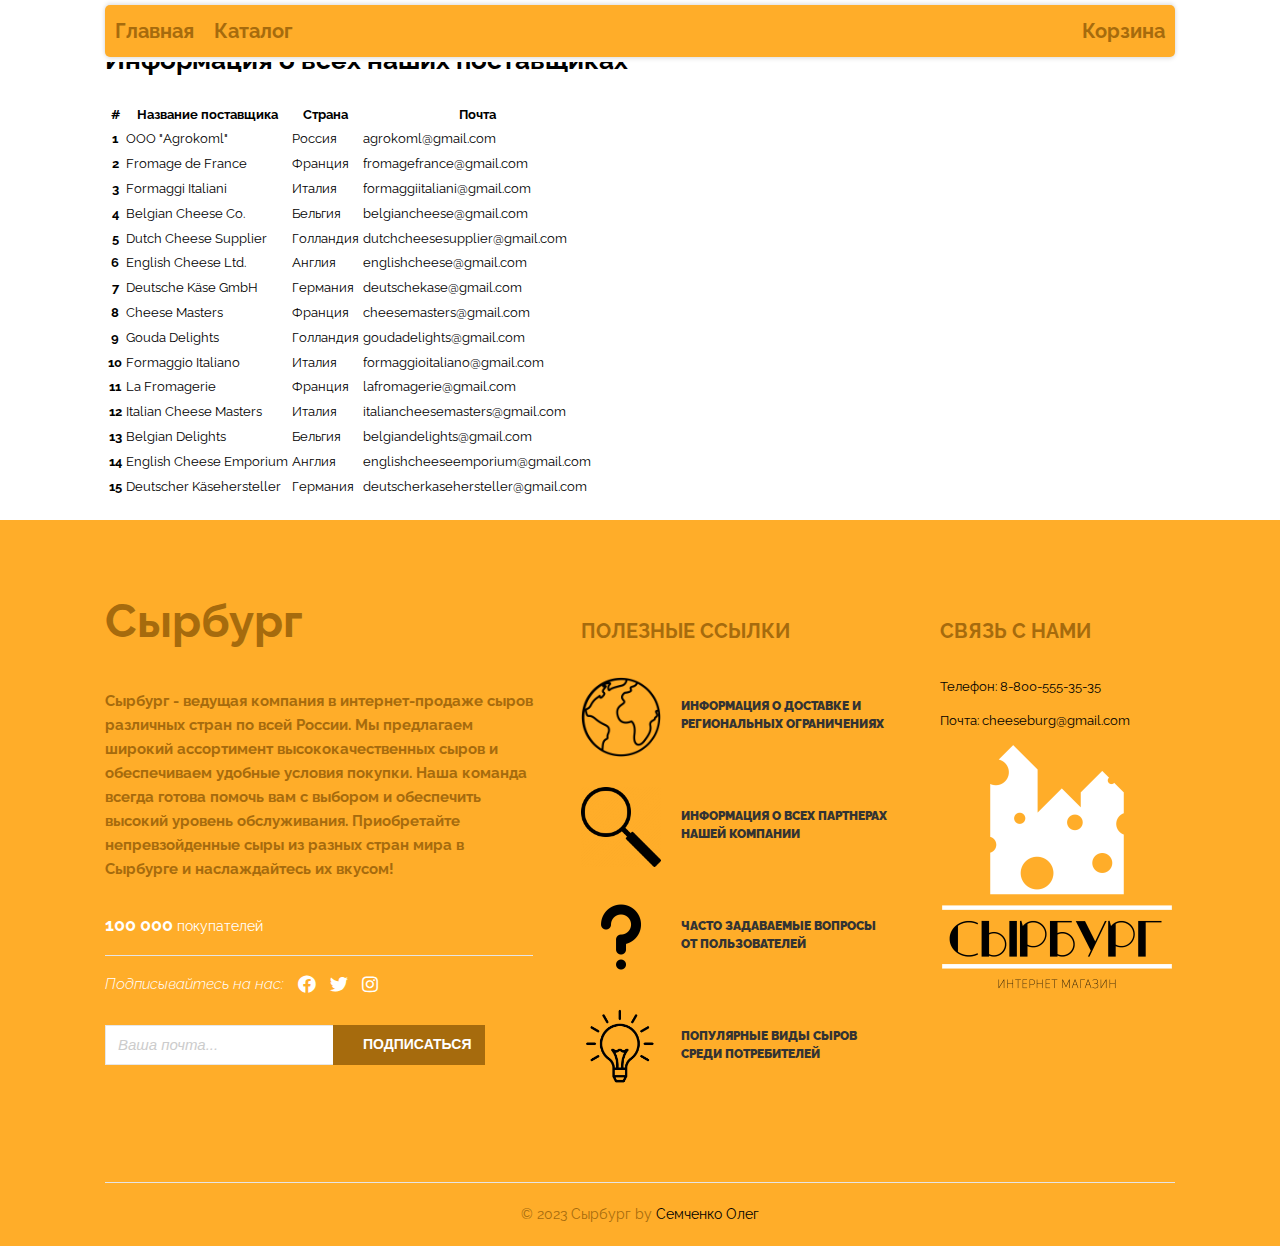
<file: Практика/Html/patnery.html>
<!DOCTYPE html>
<html lang="en">
  <head>
    <meta charset="UTF-8" />
    <link
      rel="shortcut icon"
      href="../Photos/Главная/ikonka.png"
      type="image/x-icon"
    />
    <link
      href="https://cdn.jsdelivr.net/npm/bootstrap@5.0.2/dist/css/bootstrap.min.css"
      rel="stylesheet"
      integrity="sha384-EVSTQN3/azprG1Anm3QDgpJLIm9Nao0Yz1ztcQTwFspd3yD65VohhpuuCOmLASjC"
      crossorigin="anonymous"
    />
    <link rel="stylesheet" href="../Css/partnery.css" />
    <link rel="preconnect" href="https://fonts.googleapis.com" />
    <link rel="preconnect" href="https://fonts.gstatic.com" crossorigin />
    <link
      href="https://fonts.googleapis.com/css2?family=Bitter:wght@300&family=Narnoor&family=Raleway:wght@200;400&display=swap"
      rel="stylesheet"
    />
    <link
      rel="stylesheet"
      href="https://cdnjs.cloudflare.com/ajax/libs/font-awesome/5.15.3/css/all.min.css"
    />
    <script>
      var prevScrollpos = window.pageYOffset;
      window.onscroll = function () {
        var currentScrollPos = window.pageYOffset;
        if (prevScrollpos > currentScrollPos) {
          document.getElementById("navbar").style.top = "0";
        } else {
          document.getElementById("navbar").style.top = "-100px";
        }
        prevScrollpos = currentScrollPos;
      };
    </script>
    <title>Сырбург - интернет-магазин сыров</title>
  </head>
  <body>
    <header id="navbar" class="headder">
      <div class="containner">
        <div class="header_inner">
          <nav class="nav">
            <li>
              <a class="nav__link" href="../index.html"> Главная </a>
            </li>
            <li>
              <a class="nav__link" href="../Html/items.html"> Каталог </a>
            </li>

            <a class="nav__link cart" href="../Html/cart.html"> Корзина </a>
          </nav>
        </div>
      </div>
    </header>
    <section class="sectionn">
      <div class="containner">
        <h1 style="font-weight: 700">Информация о всех наших поставщиках</h1>
      </div>
    </section>
    <section class="sectionn" style="margin-top: 20px">
      <div class="containner">
        <table class="table">
          <thead>
            <tr>
              <th scope="col">#</th>
              <th scope="col">Название поставщика</th>
              <th scope="col">Страна</th>
              <th scope="col">Почта</th>
            </tr>
          </thead>
          <tbody>
            <tr>
              <th scope="row">1</th>
              <td>ООО "Agrokoml"</td>
              <td>Россия</td>
              <td>agrokoml@gmail.com</td>
            </tr>

            <tr>
              <th scope="row">2</th>
              <td>Fromage de France</td>
              <td>Франция</td>
              <td>fromagefrance@gmail.com</td>
            </tr>

            <tr>
              <th scope="row">3</th>
              <td>Formaggi Italiani</td>
              <td>Италия</td>
              <td>formaggiitaliani@gmail.com</td>
            </tr>

            <tr>
              <th scope="row">4</th>
              <td>Belgian Cheese Co.</td>
              <td>Бельгия</td>
              <td>belgiancheese@gmail.com</td>
            </tr>

            <tr>
              <th scope="row">5</th>
              <td>Dutch Cheese Supplier</td>
              <td>Голландия</td>
              <td>dutchcheesesupplier@gmail.com</td>
            </tr>

            <tr>
              <th scope="row">6</th>
              <td>English Cheese Ltd.</td>
              <td>Англия</td>
              <td>englishcheese@gmail.com</td>
            </tr>

            <tr>
              <th scope="row">7</th>
              <td>Deutsche Käse GmbH</td>
              <td>Германия</td>
              <td>deutschekase@gmail.com</td>
            </tr>

            <tr>
              <th scope="row">8</th>
              <td>Cheese Masters</td>
              <td>Франция</td>
              <td>cheesemasters@gmail.com</td>
            </tr>

            <tr>
              <th scope="row">9</th>
              <td>Gouda Delights</td>
              <td>Голландия</td>
              <td>goudadelights@gmail.com</td>
            </tr>

            <tr>
              <th scope="row">10</th>
              <td>Formaggio Italiano</td>
              <td>Италия</td>
              <td>formaggioitaliano@gmail.com</td>
            </tr>
            <tr>
              <th scope="row">11</th>
              <td>La Fromagerie</td>
              <td>Франция</td>
              <td>lafromagerie@gmail.com</td>
            </tr>

            <tr>
              <th scope="row">12</th>
              <td>Italian Cheese Masters</td>
              <td>Италия</td>
              <td>italiancheesemasters@gmail.com</td>
            </tr>

            <tr>
              <th scope="row">13</th>
              <td>Belgian Delights</td>
              <td>Бельгия</td>
              <td>belgiandelights@gmail.com</td>
            </tr>

            <tr>
              <th scope="row">14</th>
              <td>English Cheese Emporium</td>
              <td>Англия</td>
              <td>englishcheeseemporium@gmail.com</td>
            </tr>

            <tr>
              <th scope="row">15</th>
              <td>Deutscher Käsehersteller</td>
              <td>Германия</td>
              <td>deutscherkasehersteller@gmail.com</td>
            </tr>
          </tbody>
        </table>
      </div>
    </section>
    <footer class="footter">
      <div class="containner">
        <div class="footter__inner">
          <div class="footter__col footter__col--first">
            <div class="footter__logo">Сырбург</div>
            <div class="footter__text">
              Сырбург - ведущая компания в интернет-продаже сыров различных
              стран по всей России. Мы предлагаем широкий ассортимент
              высококачественных сыров и обеспечиваем удобные условия покупки.
              Наша команда всегда готова помочь вам с выбором и обеспечить
              высокий уровень обслуживания. Приобретайте непревзойденные сыры из
              разных стран мира в Сырбурге и наслаждайтесь их вкусом!
            </div>
            <div class="footter__social">
              <div class="footter__social-header">
                <b>100 000</b> покупателей
              </div>
              <div class="footter__social-content">
                Подписывайтесь на нас:
                <a href="#" target="_blank">
                  <i class="fab fa-facebook"></i>
                </a>
                <a href="#" target="_blank">
                  <i class="fab fa-twitter"></i>
                </a>
                <a href="#" target="_blank">
                  <i class="fab fa-instagram"></i>
                </a>
              </div>
            </div>

            <form class="subscribe" action="/" method="post">
              <input
                class="subscribe__input"
                type="email"
                name="name"
                placeholder="Ваша почта..."
              />
              <button class="subscribe__btn" type="submit">Подписаться</button>
            </form>
          </div>
          <div class="footter__col footter__col--second">
            <div class="footter__title">Полезные ссылки</div>

            <div class="blogs">
              <div class="blogs__item">
                <img
                  class="blogs__img"
                  src="../Photos/Главная/низ.png"
                  alt=""
                />
                <div class="blogs__content">
                  <a class="blogs__title" href="../Html/delivery.html"
                    >Информация о доставке и региональных ограничениях
                  </a>
                </div>
              </div>

              <div class="blogs__item">
                <img
                  class="blogs__img"
                  src="../Photos/Главная/лупа.png"
                  alt=""
                />
                <div class="blogs__content">
                  <a class="blogs__title" href="../Html/patnery.html"
                    >Информация о всех партнерах нашей компании</a
                  >
                </div>
              </div>

              <div class="blogs__item">
                <img
                  class="blogs__img"
                  src="../Photos/Главная/вопрос.png"
                  alt=""
                />
                <div class="blogs__content">
                  <a class="blogs__title" href="../Html/questions.html"
                    >Часто задаваемые вопросы от пользователей</a
                  >
                </div>
              </div>
              <div class="blogs__item">
                <img
                  class="blogs__img"
                  src="../Photos/Главная/лампочка.png"
                  alt=""
                />
                <div class="blogs__content">
                  <a class="blogs__title" href="../Html/cheese.html"
                    >Популярные виды сыров среди потребителей</a
                  >
                </div>
              </div>
            </div>
          </div>
          <div class="footter__col footter__col--third">
            <div class="footter__title">Связь с нами</div>
            <div class="svyaz">
              <a class="svyaz__item"> Телефон: 8-800-555-35-35 </a>
              <a class="svyaz__item">
                <p>Почта: cheeseburg@gmail.com</p>
              </a>
            </div>
            <div class="image">
              <img src="../Photos/Главная/футер.png" alt="" />
            </div>
          </div>
        </div>

        <div class="copyright">
          © 2023 Сырбург by <span>Семченко Олег</span>
        </div>
      </div>
    </footer>
  </body>
</html>
</file>
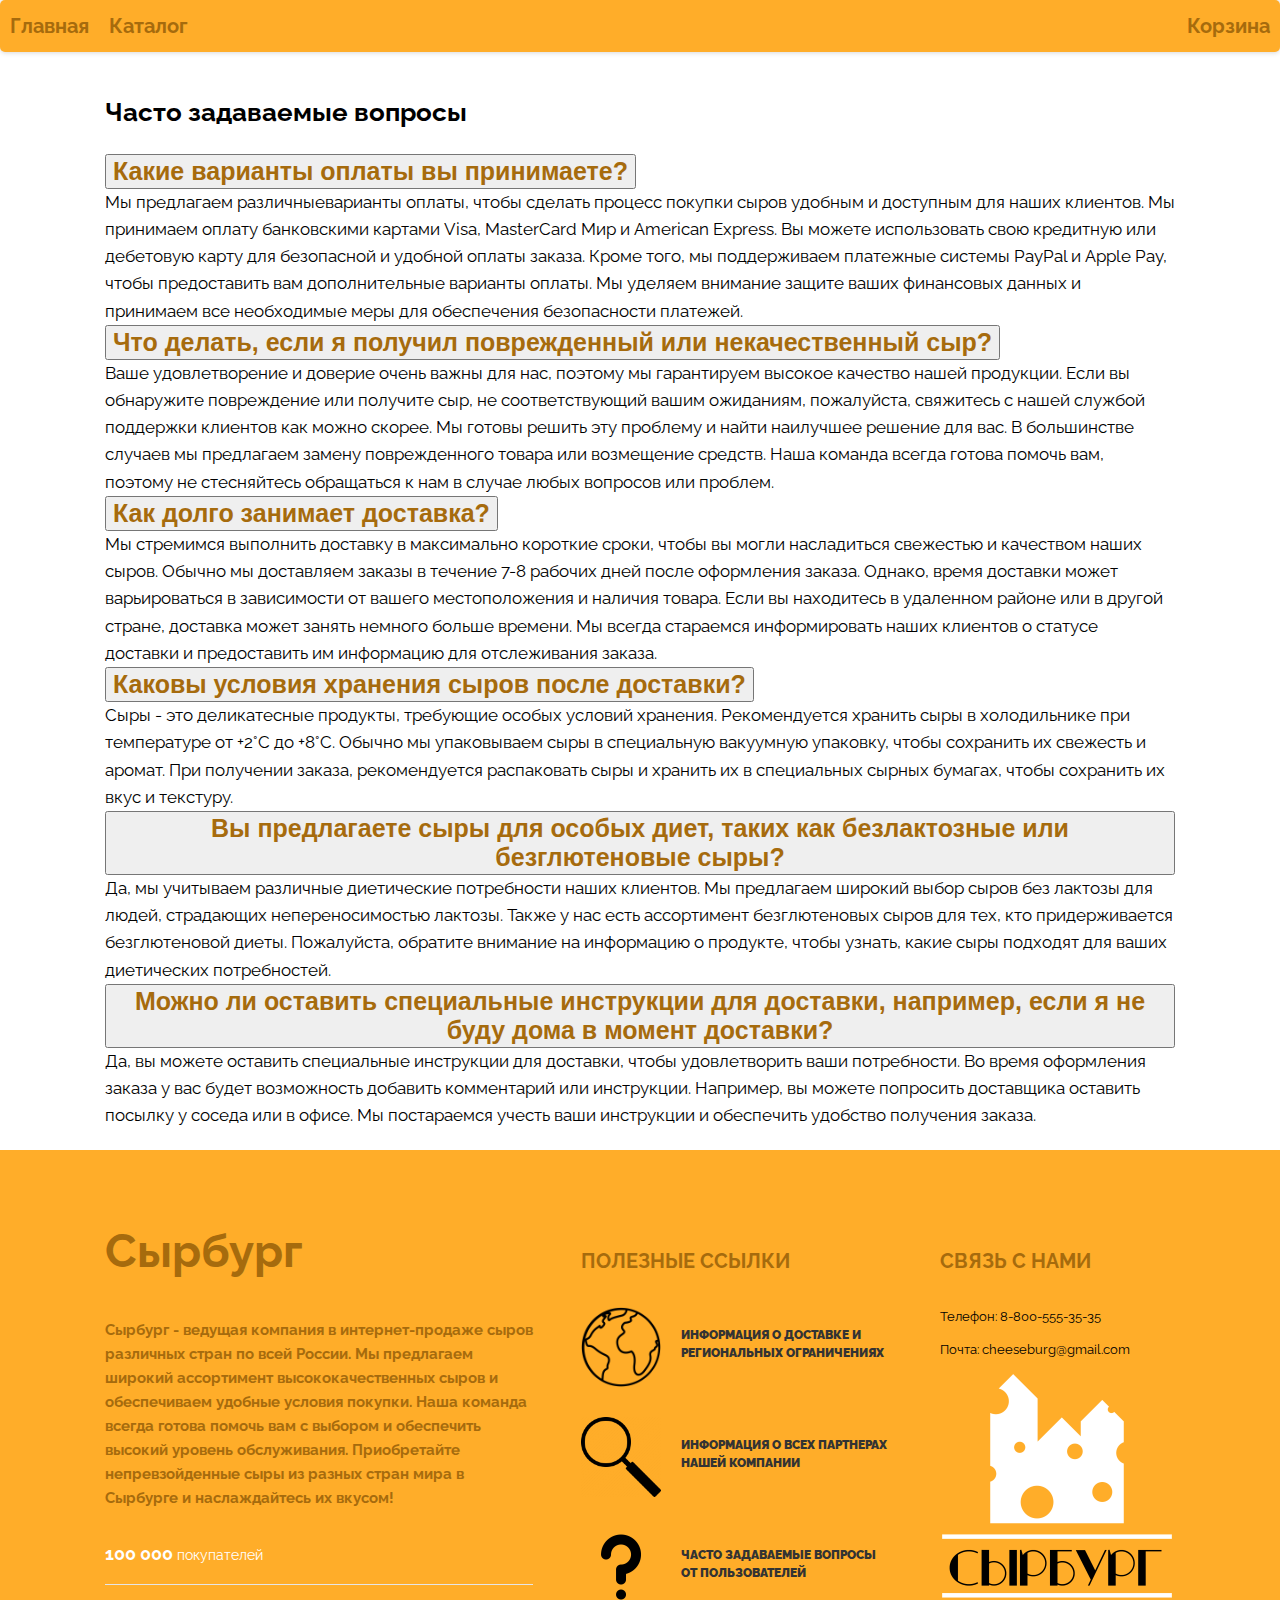
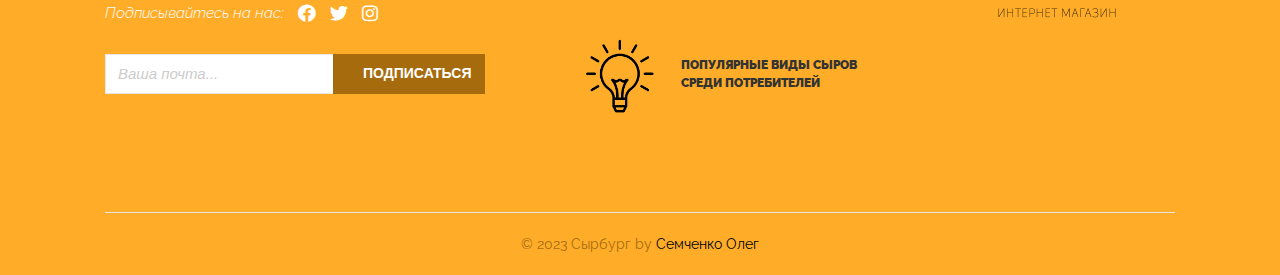
<file: Практика/Html/questions.html>
<!DOCTYPE html>
<html lang="en">
  <head>
    <meta charset="UTF-8" />
    <link
      rel="shortcut icon"
      href="../Photos/Главная/ikonka.png"
      type="image/x-icon"
    />
    <link
      href="https://cdn.jsdelivr.net/npm/bootstrap@5.0.2/dist/css/bootstrap.min.css"
      rel="stylesheet"
      integrity="sha384-EVSTQN3/azprG1Anm3QDgpJLIm9Nao0Yz1ztcQTwFspd3yD65VohhpuuCOmLASjC"
      crossorigin="anonymous"
    />
    <link rel="stylesheet" href="../Css/questions.css" />
    <link rel="preconnect" href="https://fonts.googleapis.com" />
    <link rel="preconnect" href="https://fonts.gstatic.com" crossorigin />
    <link
      href="https://fonts.googleapis.com/css2?family=Bitter:wght@300&family=Narnoor&family=Raleway:wght@200;400&display=swap"
      rel="stylesheet"
    />
    <link
      rel="stylesheet"
      href="https://cdnjs.cloudflare.com/ajax/libs/font-awesome/5.15.3/css/all.min.css"
    />
    <script>
      var prevScrollpos = window.pageYOffset;
      window.onscroll = function () {
        var currentScrollPos = window.pageYOffset;
        if (prevScrollpos > currentScrollPos) {
          document.getElementById("navbar").style.top = "0";
        } else {
          document.getElementById("navbar").style.top = "-100px";
        }
        prevScrollpos = currentScrollPos;
      };
    </script>
    <title>Сырбург - интернет-магазин сыров</title>
  </head>
  <body>
    <header id="navbar" class="header">
      <div class="container">
        <div class="header_inner">
          <nav class="nav">
            <li>
              <a class="nav__link" href="../index.html"> Главная </a>
            </li>
            <li>
              <a class="nav__link" href="../Html/items.html"> Каталог </a>
            </li>

            <a class="nav__link cart" href="../Html/cart.html"> Корзина </a>
          </nav>
        </div>
      </div>
    </header>
    <section class="sectionn">
      <div class="containner">
        <h1 style="font-weight: 700">Часто задаваемые вопросы</h1>
      </div>
    </section>
    <section class="sectionn" style="margin-top: 20px">
      <div class="containner">
        <div class="accordion" id="accordionExample">
          <div class="accordion-item">
            <h2 class="accordion-header" id="headingOne">
              <button
                class="accordion-button"
                type="button"
                data-bs-toggle="collapse"
                data-bs-target="#collapseOne"
                aria-expanded="false"
                aria-controls="collapseOne"
              >
                Какие варианты оплаты вы принимаете?
              </button>
            </h2>
            <div
              id="collapseOne"
              class="accordion-collapse collapse show"
              aria-labelledby="headingOne"
              data-bs-parent="#accordionExample"
            >
              <div class="accordion-body">
                Мы предлагаем различныеварианты оплаты, чтобы сделать процесс
                покупки сыров удобным и доступным для наших клиентов. Мы
                принимаем оплату банковскими картами Visa, MasterCard Мир и
                American Express. Вы можете использовать свою кредитную или
                дебетовую карту для безопасной и удобной оплаты заказа. Кроме
                того, мы поддерживаем платежные системы PayPal и Apple Pay,
                чтобы предоставить вам дополнительные варианты оплаты. Мы
                уделяем внимание защите ваших финансовых данных и принимаем все
                необходимые меры для обеспечения безопасности платежей.
              </div>
            </div>
          </div>
          <div class="accordion-item">
            <h2 class="accordion-header" id="headingTwo">
              <button
                class="accordion-button collapsed"
                type="button"
                data-bs-toggle="collapse"
                data-bs-target="#collapseTwo"
                aria-expanded="false"
                aria-controls="collapseTwo"
              >
                Что делать, если я получил поврежденный или некачественный сыр?
              </button>
            </h2>
            <div
              id="collapseTwo"
              class="accordion-collapse collapse"
              aria-labelledby="headingTwo"
              data-bs-parent="#accordionExample"
            >
              <div class="accordion-body">
                Ваше удовлетворение и доверие очень важны для нас, поэтому мы
                гарантируем высокое качество нашей продукции. Если вы обнаружите
                повреждение или получите сыр, не соответствующий вашим
                ожиданиям, пожалуйста, свяжитесь с нашей службой поддержки
                клиентов как можно скорее. Мы готовы решить эту проблему и найти
                наилучшее решение для вас. В большинстве случаев мы предлагаем
                замену поврежденного товара или возмещение средств. Наша команда
                всегда готова помочь вам, поэтому не стесняйтесь обращаться к
                нам в случае любых вопросов или проблем.
              </div>
            </div>
          </div>
          <div class="accordion-item">
            <h2 class="accordion-header" id="headingThree">
              <button
                class="accordion-button collapsed"
                type="button"
                data-bs-toggle="collapse"
                data-bs-target="#collapseThree"
                aria-expanded="false"
                aria-controls="collapseThree"
              >
                Как долго занимает доставка?
              </button>
            </h2>
            <div
              id="collapseThree"
              class="accordion-collapse collapse"
              aria-labelledby="headingThree"
              data-bs-parent="#accordionExample"
            >
              <div class="accordion-body">
                Мы стремимся выполнить доставку в максимально короткие сроки,
                чтобы вы могли насладиться свежестью и качеством наших сыров.
                Обычно мы доставляем заказы в течение 7-8 рабочих дней после
                оформления заказа. Однако, время доставки может варьироваться в
                зависимости от вашего местоположения и наличия товара. Если вы
                находитесь в удаленном районе или в другой стране, доставка
                может занять немного больше времени. Мы всегда стараемся
                информировать наших клиентов о статусе доставки и предоставить
                им информацию для отслеживания заказа.
              </div>
            </div>
          </div>
          <div class="accordion-item">
            <h2 class="accordion-header" id="headingFour">
              <button
                class="accordion-button collapsed"
                type="button"
                data-bs-toggle="collapse"
                data-bs-target="#collapseFour"
                aria-expanded="false"
                aria-controls="collapseFour"
              >
                Каковы условия хранения сыров после доставки?
              </button>
            </h2>
            <div
              id="collapseFour"
              class="accordion-collapse collapse"
              aria-labelledby="headingFour"
              data-bs-parent="#accordionExample"
            >
              <div class="accordion-body">
                Сыры - это деликатесные продукты, требующие особых условий
                хранения. Рекомендуется хранить сыры в холодильнике при
                температуре от +2°C до +8°C. Обычно мы упаковываем сыры в
                специальную вакуумную упаковку, чтобы сохранить их свежесть и
                аромат. При получении заказа, рекомендуется распаковать сыры и
                хранить их в специальных сырных бумагах, чтобы сохранить их вкус
                и текстуру.
              </div>
            </div>
          </div>
          <div class="accordion-item">
            <h2 class="accordion-header" id="headingFive">
              <button
                class="accordion-button collapsed"
                type="button"
                data-bs-toggle="collapse"
                data-bs-target="#collapseFive"
                aria-expanded="false"
                aria-controls="collapseFive"
              >
                Вы предлагаете сыры для особых диет, таких как безлактозные или
                безглютеновые сыры?
              </button>
            </h2>
            <div
              id="collapseFive"
              class="accordion-collapse collapse"
              aria-labelledby="headingFive"
              data-bs-parent="#accordionExample"
            >
              <div class="accordion-body">
                Да, мы учитываем различные диетические потребности наших
                клиентов. Мы предлагаем широкий выбор сыров без лактозы для
                людей, страдающих непереносимостью лактозы. Также у нас есть
                ассортимент безглютеновых сыров для тех, кто придерживается
                безглютеновой диеты. Пожалуйста, обратите внимание на информацию
                о продукте, чтобы узнать, какие сыры подходят для ваших
                диетических потребностей.
              </div>
            </div>
          </div>
          <div class="accordion-item">
            <h2 class="accordion-header" id="headingSix">
              <button
                class="accordion-button collapsed"
                type="button"
                data-bs-toggle="collapse"
                data-bs-target="#collapseSix"
                aria-expanded="false"
                aria-controls="collapseSix"
              >
                Можно ли оставить специальные инструкции для доставки, например,
                если я не буду дома в момент доставки?
              </button>
            </h2>
            <div
              id="collapseSix"
              class="accordion-collapse collapse"
              aria-labelledby="headingSix"
              data-bs-parent="#accordionExample"
            >
              <div class="accordion-body">
                Да, вы можете оставить специальные инструкции для доставки,
                чтобы удовлетворить ваши потребности. Во время оформления заказа
                у вас будет возможность добавить комментарий или инструкции.
                Например, вы можете попросить доставщика оставить посылку у
                соседа или в офисе. Мы постараемся учесть ваши инструкции и
                обеспечить удобство получения заказа.
              </div>
            </div>
          </div>
        </div>

        <script
          src="https://cdn.jsdelivr.net/npm/bootstrap@5.0.2/dist/js/bootstrap.bundle.min.js"
          integrity="sha384-MrcW6ZMFYlzcLA8Nl+NtUVF0sA7MsXsP1UyJoMp4YLEuNSfAP+JcXn/tWtIaxVXM"
          crossorigin="anonymous"
        ></script>
        <script
          src="https://cdn.jsdelivr.net/npm/@popperjs/core@2.9.2/dist/umd/popper.min.js"
          integrity="sha384-IQsoLXl5PILFhosVNubq5LC7Qb9DXgDA9i+tQ8Zj3iwWAwPtgFTxbJ8NT4GN1R8p"
          crossorigin="anonymous"
        ></script>
      </div>
    </section>
    <footer class="footter">
      <div class="containner">
        <div class="footter__inner">
          <div class="footter__col footter__col--first">
            <div class="footter__logo">Сырбург</div>
            <div class="footter__text">
              Сырбург - ведущая компания в интернет-продаже сыров различных
              стран по всей России. Мы предлагаем широкий ассортимент
              высококачественных сыров и обеспечиваем удобные условия покупки.
              Наша команда всегда готова помочь вам с выбором и обеспечить
              высокий уровень обслуживания. Приобретайте непревзойденные сыры из
              разных стран мира в Сырбурге и наслаждайтесь их вкусом!
            </div>
            <div class="footter__social">
              <div class="footter__social-header">
                <b>100 000</b> покупателей
              </div>
              <div class="footter__social-content">
                Подписывайтесь на нас:
                <a href="#" target="_blank">
                  <i class="fab fa-facebook"></i>
                </a>
                <a href="#" target="_blank">
                  <i class="fab fa-twitter"></i>
                </a>
                <a href="#" target="_blank">
                  <i class="fab fa-instagram"></i>
                </a>
              </div>
            </div>

            <form class="subscribe" action="/" method="post">
              <input
                class="subscribe__input"
                type="email"
                name="name"
                placeholder="Ваша почта..."
              />
              <button class="subscribe__btn" type="submit">Подписаться</button>
            </form>
          </div>
          <div class="footter__col footter__col--second">
            <div class="footter__title">Полезные ссылки</div>

            <div class="blogs">
              <div class="blogs__item">
                <img
                  class="blogs__img"
                  src="../Photos/Главная/низ.png"
                  alt=""
                />
                <div class="blogs__content">
                  <a class="blogs__title" href="../Html/delivery.html"
                    >Информация о доставке и региональных ограничениях
                  </a>
                </div>
              </div>

              <div class="blogs__item">
                <img
                  class="blogs__img"
                  src="../Photos/Главная/лупа.png"
                  alt=""
                />
                <div class="blogs__content">
                  <a class="blogs__title" href="../Html/patnery.html"
                    >Информация о всех партнерах нашей компании</a
                  >
                </div>
              </div>

              <div class="blogs__item">
                <img
                  class="blogs__img"
                  src="../Photos/Главная/вопрос.png"
                  alt=""
                />
                <div class="blogs__content">
                  <a class="blogs__title" href="../Html/questions.html"
                    >Часто задаваемые вопросы от пользователей</a
                  >
                </div>
              </div>
              <div class="blogs__item">
                <img
                  class="blogs__img"
                  src="../Photos/Главная/лампочка.png"
                  alt=""
                />
                <div class="blogs__content">
                  <a class="blogs__title" href="../Html/cheese.html"
                    >Популярные виды сыров среди потребителей</a
                  >
                </div>
              </div>
            </div>
          </div>
          <div class="footter__col footter__col--third">
            <div class="footter__title">Связь с нами</div>
            <div class="svyaz">
              <a class="svyaz__item"> Телефон: 8-800-555-35-35 </a>
              <a class="svyaz__item">
                <p>Почта: cheeseburg@gmail.com</p>
              </a>
            </div>
            <div class="image">
              <img src="../Photos/Главная/футер.png" alt="" />
            </div>
          </div>
        </div>

        <div class="copyright">
          © 2023 Сырбург by <span>Семченко Олег</span>
        </div>
      </div>
    </footer>
  </body>
</html>
</file>
<file: Практика/Css/style.css>
body {
  font-family: "Raleway", serif;
  font-size: 13px;
  line-height: 1.6;
  margin: 0;
}

*,
*:before,
*:after {
  box-sizing: border-box;
}

h1,
h2,
h3,
h4,
h5,
h6 {
  margin: 0;
}

.container {
  width: 100%;
  max-width: 1070px;
  margin: 0 auto;
}

.header {
  background-color: #ffffff;
  position: fixed;
  top: 0;
  width: 100%;
  transition: top 0.3s;
  padding-top: 5px;
  padding-bottom: 5px;
  z-index: 1;
  display: flex;
  flex-wrap: wrap;
  justify-content: flex-start;
}

.topimage {
  padding-top: 92px;
  display: flex;
  justify-content: center;
  align-items: center;
}

.image {
  display: flex;
  justify-content: center;
  align-items: center;
}

.nav {
  display: flex;
  font-size: 20px;
  border-radius: 5px;
  background-color: #ffad29;
  box-shadow: 0 2px 4px rgba(0, 0, 0, 0.1), 0 -2px 4px rgba(0, 0, 0, 0.1);
  padding: 10px;
  gap: 20px;
  position: relative;
  list-style-type: none;
}

.nav__link {
  display: inline-block;
  vertical-align: top;
  margin: 0;
  font-weight: bold;
  color: #a66b0d;
  text-decoration: none;
  transition: color 0.2s linear;
}

.nav__link.cart {
  margin-left: auto;
  margin-right: 0;
}

.nav__link:hover {
  color: black;
}

.section {
  margin-top: 40px;
}

.number1 {
  height: 300px;
  background-color: #ffd289;
  background-position: center;
  background-size: cover;
  border-radius: 30px;
  display: flex;
  align-items: center;
  justify-content: center;
}

.section1__header {
  padding: 10px;
  margin: 20px;
  font-weight: 1000;
  width: 100%;
  text-align: center;
  font-size: 32px;
  color: #a66b0d;
}

.section1__text {
  width: 100%;
  padding: 10px;
  margin: 20px;
  border-radius: 30px;
  /* border: 20px; */
  text-align: center;
  font-size: 20px;
  font-weight: 900;
  background-size: auto;
  background-color: aliceblue;
  box-sizing: border-box;
}

.section2__header {
  padding: 10px;
  font-weight: 1000;
  width: 100%;
  text-align: center;
  font-size: 32px;
  color: #a66b0d;
}

.section2__text {
  width: 100%;
  padding-left: 30px;
  padding-right: 30px;
  text-align: center;
  font-size: 20px;
  font-weight: 900;
  background-size: auto;
  box-sizing: border-box;
}

.section__header {
  position: relative;
  font-weight: 1000;
  width: 100%;
  text-align: center;
  font-size: 32px;
  color: #a66b0d;
  text-decoration: none;
}

.section__header::after {
  content: "";
  position: absolute;
  bottom: -5px;
  left: 0;
  right: 0;
  height: 8px;
  background-image: linear-gradient(
    to right,
    rgba(3, 3, 45, 0),
    #a66b0d,
    rgba(3, 3, 45, 0)
  );
}

.section3__text {
  width: 100%;
  padding-left: 30px;
  padding-right: 30px;
  text-align: center;
  font-size: 20px;
  font-weight: 900;
}

.section3__image {
  display: flex;
  align-items: center;
  justify-content: center;
}

.section3__image img {
  width: 100%;
}

.mySlides {
  display: none;
}
img {
  vertical-align: middle;
}

.slideshow-container {
  max-width: 1000px;
  position: relative;
  margin: auto;
}

.prev,
.next {
  cursor: pointer;
  position: absolute;
  top: 50%;
  width: auto;
  padding: 16px;
  margin-top: -22px;
  color: white;
  font-weight: bold;
  font-size: 18px;
  transition: 0.6s ease;
  border-radius: 0 3px 3px 0;
}

.next {
  right: 0;
  border-radius: 3px 0 0 3px;
}

.prev:hover,
.next:hover {
  background-color: rgba(0, 0, 0, 0.8);
}

.text {
  color: #f2f2f2;
  font-size: 15px;
  padding: 8px 12px;
  position: absolute;
  bottom: 0px;
  width: 100%;
  text-align: center;
}

.numbertext {
  color: #f2f2f2;
  font-size: 12px;
  padding: 8px 12px;
  position: absolute;
  top: 0;
}

.dot {
  cursor: pointer;
  height: 15px;
  width: 15px;
  margin: 0 2px;
  background-color: #bbb;
  border-radius: 50%;
  display: inline-block;
  transition: background-color 0.6s ease;
}

.active,
.dot:hover {
  background-color: #717171;
}

.fade {
  -webkit-animation-name: fade;
  -webkit-animation-duration: 1.5s;
  animation-name: fade;
  animation-duration: 1.5s;
}

.footer {
  margin-top: 20px;
  padding-top: 65px;
  background-color: #ffad29;
}

.footer__inner {
  display: flex;
  justify-content: space-between;
  padding-bottom: 65px;
}

.footer__col--first {
  width: 40%;
}

.footer__col--second {
  width: 29%;
}

.footer__col--third {
  width: 22%;
}

.footer__logo {
  margin-bottom: 30px;
  font-size: 46px;
  font-weight: 700;
  color: #a66b0d;
}

.footer__text {
  margin-bottom: 30px;
  font-weight: bold;
  font-size: 15px;
  color: #a66b0d;
}

.footer__social {
  margin-bottom: 25px;
}

.footer__social-header {
  padding-bottom: 15px;
  font-size: 14px;
  color: #fff;
  border-bottom: 1px solid #e5e5e5;
}

.footer__social-header b {
  font-size: 18px;
}

.footer__social-content {
  padding-top: 15px;

  font-size: 15px;
  color: #fff;
  font-style: italic;
  font-weight: 300;
}

.footer__social-content a {
  display: inline-block;
  vertical-align: middle;
  margin-left: 10px;

  font-size: 18px;
  color: #fff;
}

.footer__title {
  margin: 30px 0;

  font-size: 20px;
  font-weight: bold;
  color: #a66b0d;
  text-transform: uppercase;
}

.subscribe {
  width: 100%;
  max-width: 380px;
  display: flex;
}

.subscribe__input {
  width: 60%;
  height: 40px;
  padding: 12px;

  background: #fff;
  border: 1px solid #e7e7e7;
  border-right: 0;

  font-family: "Montserrat", sans-serif;
  font-size: 15px;
  line-height: 1.1;
  color: #a66b0d;
  font-style: italic;
  font-weight: 300;
}

.subscribe__input::placeholder {
  color: #ccc;
}

.subscribe__input:focus {
  outline: 0;
  border-color: #a66b0d;
}

.subscribe__btn {
  width: 40%;
  height: 40px;
  padding: 12px 30px;

  background-color: #a66b0d;
  border: 0;
  cursor: pointer;

  font-family: "Montserrat", sans-serif;
  font-size: 14px;
  line-height: 1.1;
  font-weight: 700;
  color: #fff;
  text-transform: uppercase;

  transition: background 0.2s linear;
}

.subscribe__btn:hover {
  background-color: #000000;
}

.subscribe__btn:focus {
  outline: 0;
}

.blogs__item {
  display: flex;
  align-items: center;
  margin-bottom: 30px;
  font-weight: 1000;
}

.blogs__img {
  width: 120px;
  height: 80px;
}

.blogs__content {
  padding-left: 20px;
}

.blogs__title {
  display: block;
  margin-bottom: 5px;

  color: #333;
  font-size: 12px;
  line-height: 1.5;
  text-transform: uppercase;
  text-decoration: none;
}

.blogs__title:hover {
  text-decoration: underline;
}

.blogs__date {
  font-size: 13px;
  color: #fff;
  font-style: italic;
  font-weight: 300;
}

.copyright {
  padding: 20px 0;

  border-top: 1px solid #e5e5e5;

  font-size: 14px;
  color: #a66b0d;
  text-align: center;
}

.copyright span {
  color: #000000;
}
</file>
<file: Практика/Css/delivery.css>
body {
  font-family: "Raleway", serif;
  font-size: 13px;
  line-height: 1.6;
  margin: 0;
}

*,
*:before,
*:after {
  box-sizing: border-box;
}

h1,
h2,
h3,
h4,
h5,
h6 {
  margin: 0;
}

.container {
  width: 100%;
  max-width: 1070px;
  margin: 0 auto;
  align-items: center;
  justify-content: center;
}

.map {
  width: 100%;
  max-width: 700px;
  margin-left: auto;
  margin-right: auto;
}

.header {
  background-color: #ffffff;
  position: fixed;
  top: 0;
  width: 100%;
  transition: top 0.3s;
  padding-top: 5px;
  padding-bottom: 5px;
  z-index: 1;
  display: flex;
  flex-wrap: wrap;
  justify-content: flex-start;
}

.image {
  display: flex;
  justify-content: center;
  align-items: center;
}

.nav {
  display: flex;
  font-size: 20px;
  border-radius: 5px;
  background-color: #ffad29;
  box-shadow: 0 2px 4px rgba(0, 0, 0, 0.1), 0 -2px 4px rgba(0, 0, 0, 0.1);
  padding: 10px;
  gap: 20px;
  position: relative;
  list-style-type: none;
}

.nav__link {
  display: inline-block;
  vertical-align: top;
  margin: 0;
  font-weight: bold;
  color: #a66b0d;
  text-decoration: none;
  transition: color 0.2s linear;
}

.nav__link.cart {
  margin-left: auto;
  margin-right: 0;
}

.nav__link:hover {
  color: black;
}

.section {
  margin-top: 40px;
}

.title {
  color: #a66b0d;
  padding-top: 40px;
  font-size: 40px;
  font-weight: bold;
  text-align: center;
}

.map {
  padding-top: 20px;
}

.footer {
  margin-top: 20px;
  padding-top: 65px;
  background-color: #ffad29;
}

.footer__inner {
  display: flex;
  justify-content: space-between;
  padding-bottom: 65px;
}

.footer__col--first {
  width: 40%;
}

.footer__col--second {
  width: 29%;
}

.footer__col--third {
  width: 22%;
}

.footer__logo {
  margin-bottom: 30px;
  font-size: 46px;
  font-weight: 700;
  color: #a66b0d;
}

.footer__text {
  margin-bottom: 30px;
  font-weight: bold;
  font-size: 15px;
  color: #a66b0d;
}

.footer__social {
  margin-bottom: 25px;
}

.footer__social-header {
  padding-bottom: 15px;
  font-size: 14px;
  color: #fff;
  border-bottom: 1px solid #e5e5e5;
}

.footer__social-header b {
  font-size: 18px;
}

.footer__social-content {
  padding-top: 15px;

  font-size: 15px;
  color: #fff;
  font-style: italic;
  font-weight: 300;
}

.footer__social-content a {
  display: inline-block;
  vertical-align: middle;
  margin-left: 10px;

  font-size: 18px;
  color: #fff;
}

.footer__title {
  margin: 30px 0;

  font-size: 20px;
  font-weight: bold;
  color: #a66b0d;
  text-transform: uppercase;
}

.subscribe {
  width: 100%;
  max-width: 380px;
  display: flex;
}

.subscribe__input {
  width: 60%;
  height: 40px;
  padding: 12px;

  background: #fff;
  border: 1px solid #e7e7e7;
  border-right: 0;

  font-family: "Montserrat", sans-serif;
  font-size: 15px;
  line-height: 1.1;
  color: #a66b0d;
  font-style: italic;
  font-weight: 300;
}

.subscribe__input::placeholder {
  color: #ccc;
}

.subscribe__input:focus {
  outline: 0;
  border-color: #a66b0d;
}

.subscribe__btn {
  width: 40%;
  height: 40px;
  padding: 12px 30px;

  background-color: #a66b0d;
  border: 0;
  cursor: pointer;

  font-family: "Montserrat", sans-serif;
  font-size: 14px;
  line-height: 1.1;
  font-weight: 700;
  color: #fff;
  text-transform: uppercase;

  transition: background 0.2s linear;
}

.subscribe__btn:hover {
  background-color: #000000;
}

.subscribe__btn:focus {
  outline: 0;
}

.blogs__item {
  display: flex;
  align-items: center;
  margin-bottom: 30px;
  font-weight: 1000;
}

.blogs__img {
  width: 120px;
  height: 80px;
}

.blogs__content {
  padding-left: 20px;
}

.blogs__title {
  display: block;
  margin-bottom: 5px;

  color: #333;
  font-size: 12px;
  line-height: 1.5;
  text-transform: uppercase;
  text-decoration: none;
}

.blogs__title:hover {
  text-decoration: underline;
}

.blogs__date {
  font-size: 13px;
  color: #fff;
  font-style: italic;
  font-weight: 300;
}

.copyright {
  padding: 20px 0;

  border-top: 1px solid #e5e5e5;

  font-size: 14px;
  color: #a66b0d;
  text-align: center;
}

.copyright span {
  color: #000000;
}

.delivery1 {
  margin: 30px;
  width: 50%;
}
.delivery2 {
  margin: 15px;
  width: 50%;
}

.explanation {
  text-align: center;
  font-size: 20px;
}

.price {
  text-align: center;
  font-size: 20px;
}
</file>
<file: Практика/Css/belgium.css>
body {
  font-family: "Raleway", serif;
  font-size: 13px;
  line-height: 1.6;
  margin: 0;
}

*,
*:before,
*:after {
  box-sizing: border-box;
}

h1,
h2,
h3,
h4,
h5,
h6 {
  margin: 0;
}

.container {
  width: 100%;
  max-width: 1070px;
  margin: 0 auto;
  display: flex;
  flex-wrap: wrap;
  justify-content: flex-start;
}

.header {
  background-color: #ffffff;
  position: fixed;
  top: 0;
  width: 100%;
  transition: top 0.3s;
  padding-top: 5px;
  padding-bottom: 5px;
  z-index: 1;
}

.image {
  display: flex;
  justify-content: center;
  align-items: center;
}

.nav {
  display: flex;
  font-size: 20px;
  border-radius: 5px;
  background-color: #ffad29;
  box-shadow: 0 2px 4px rgba(0, 0, 0, 0.1), 0 -2px 4px rgba(0, 0, 0, 0.1);
  padding: 10px;
  gap: 20px;
  position: relative;
  list-style-type: none;
}

.nav__link {
  display: inline-block;
  vertical-align: top;
  margin: 0;
  font-weight: bold;
  color: #a66b0d;
  text-decoration: none;
  transition: color 0.2s linear;
}

.nav__link.cart {
  margin-left: auto;
  margin-right: 0;
}

.nav__link:hover {
  color: black;
}

.nav__link1 {
  display: inline-block;
  vertical-align: top;
  margin: 0;
  font-weight: bold;
  color: #ffad29;
  text-decoration: none;
  transition: color 0.2s linear;
}

.nav__link1.cart {
  margin-left: auto;
  margin-right: 0;
}

.footer {
  margin-top: 20px;
  padding-top: 65px;
  background-color: #ffad29;
}

.footer__inner {
  display: flex;
  justify-content: space-between;
  padding-bottom: 65px;
}

.footer__col--first {
  width: 40%;
}

.footer__col--second {
  width: 29%;
}

.footer__col--third {
  width: 22%;
}

.footer__logo {
  margin-bottom: 30px;
  font-size: 46px;
  font-weight: 700;
  color: #a66b0d;
}

.footer__text {
  margin-bottom: 30px;
  font-weight: bold;
  font-size: 15px;
  color: #a66b0d;
}

.footer__social {
  margin-bottom: 25px;
}

.footer__social-header {
  padding-bottom: 15px;
  font-size: 14px;
  color: #fff;
  border-bottom: 1px solid #e5e5e5;
}

.footer__social-header b {
  font-size: 18px;
}

.footer__social-content {
  padding-top: 15px;

  font-size: 15px;
  color: #fff;
  font-style: italic;
  font-weight: 300;
}

.footer__social-content a {
  display: inline-block;
  vertical-align: middle;
  margin-left: 10px;

  font-size: 18px;
  color: #fff;
}

.footer__title {
  margin: 30px 0;

  font-size: 20px;
  font-weight: bold;
  color: #a66b0d;
  text-transform: uppercase;
}

.subscribe {
  width: 100%;
  max-width: 380px;
  display: flex;
}

.subscribe__input {
  width: 60%;
  height: 40px;
  padding: 12px;

  background: #fff;
  border: 1px solid #e7e7e7;
  border-right: 0;

  font-family: "Montserrat", sans-serif;
  font-size: 15px;
  line-height: 1.1;
  color: #a66b0d;
  font-style: italic;
  font-weight: 300;
}

.subscribe__input::placeholder {
  color: #ccc;
}

.subscribe__input:focus {
  outline: 0;
  border-color: #a66b0d;
}

.subscribe__btn {
  width: 40%;
  height: 40px;
  padding: 12px 30px;

  background-color: #a66b0d;
  border: 0;
  cursor: pointer;

  font-family: "Montserrat", sans-serif;
  font-size: 14px;
  line-height: 1.1;
  font-weight: 700;
  color: #fff;
  text-transform: uppercase;

  transition: background 0.2s linear;
}

.subscribe__btn:hover {
  background-color: #000000;
}

.subscribe__btn:focus {
  outline: 0;
}

.blogs__item {
  display: flex;
  align-items: center;
  margin-bottom: 30px;
  font-weight: 1000;
}

.blogs__img {
  width: 120px;
  height: 80px;
}

.blogs__content {
  padding-left: 20px;
}

.blogs__title {
  display: block;
  margin-bottom: 5px;

  color: #333;
  font-size: 12px;
  line-height: 1.5;
  text-transform: uppercase;
  text-decoration: none;
}

.blogs__title:hover {
  text-decoration: underline;
}

.blogs__date {
  font-size: 13px;
  color: #fff;
  font-style: italic;
  font-weight: 300;
}

.copyright {
  padding: 20px 0;
  border-top: 1px solid #e5e5e5;
  width: 100%;
  font-size: 14px;
  color: #a66b0d;
  text-align: center;
  margin-left: auto;
  margin-right: auto;
}

.copyright span {
  color: #000000;
}

.title {
  color: #a66b0d;
  font-size: 20px;
}

.section {
  margin-top: 20px;
}

.item {
  background-color: white;
  margin-left: 12px;
  display: flex;
  flex-flow: column;
  -webkit-box-pack: justify;
  justify-content: space-between;
  margin-bottom: 60px;
  cursor: pointer;
  max-width: 218px;
  margin-right: 37.3333px;
  margin-top: 15px;
  border-radius: 15px;
}

.product_title {
  margin: 8px;
  padding-top: 10px;
  color: #ffad29;
  font-size: 20px;
  line-height: 24px;
  font-family: "Raleway", serif;
  font-weight: 1000;
  text-decoration: none;
}

.main {
  margin: 0px;
  width: 100%;
  font-size: 14px;
  line-height: 20px;
  font-family: "Raleway", serif;
  color: rgb(92, 99, 112);
  font-weight: 400;
}

.sostav {
  margin-left: 8px;
}
.product_image {
  margin-top: 15px;
  position: relative;
  width: 100%;
  border-radius: 50%;
  overflow: hidden;
  top: 0px;
  transition: top 150ms ease-out 0s;
  display: flex;
  justify-content: center;
  align-items: center;
}

.product_image img {
  display: block;
  max-width: 100%;
  max-height: 100%;
  width: auto;
  height: auto;
  margin: auto;
}

.footer_item {
  display: flex;
  padding-top: 15px;
  justify-content: space-between;
}

.footer_item {
  display: flex;
  justify-content: space-between;
  align-items: center;
}

.product_price {
  order: 1;
  font-size: 15px;
}

.buy_item {
  width: 99px;
  order: 2;
  height: 39px;
  border: none;
  background-color: orange;
  color: #fff;
  text-align: center;
  align-items: center;
  line-height: 10px;
  transition: opacity 0.3s ease;
  border-radius: 15px;
}

.buy_item:hover {
  opacity: 0.8;
}

.product_price,
.buy_item {
  flex-basis: 50%;
  text-align: center;
}

.korz {
  max-width: 1070px;
  margin-left: auto;
  margin-right: auto;
  background-color: #ffd289;
}
</file>
<file: Практика/Css/partnery.css>
body {
  font-family: "Raleway", serif;
  font-size: 13px;
  line-height: 1.6;
  margin: 0;
}

*,
*:before,
*:after {
  box-sizing: border-box;
}

h1,
h2,
h3,
h4,
h5,
h6 {
  margin: 0;
}

.containner {
  width: 100%;
  max-width: 1070px;
  margin: 0 auto;
  align-items: center;
  justify-content: center;
}

.map {
  width: 100%;
  max-width: 700px;
  margin-left: auto;
  margin-right: auto;
}

.headder {
  background-color: #ffffff;
  position: fixed;
  top: 0;
  width: 100%;
  transition: top 0.3s;
  padding-top: 5px;
  padding-bottom: 5px;
  z-index: 1;
  display: flex;
  flex-wrap: wrap;
  justify-content: flex-start;
}

.image {
  display: flex;
  justify-content: center;
  align-items: center;
}

.nav {
  display: flex;
  font-size: 20px;
  border-radius: 5px;
  background-color: #ffad29;
  box-shadow: 0 2px 4px rgba(0, 0, 0, 0.1), 0 -2px 4px rgba(0, 0, 0, 0.1);
  padding: 10px;
  gap: 20px;
  position: relative;
  list-style-type: none;
}

.nav__link {
  display: inline-block;
  vertical-align: top;
  margin: 0;
  font-weight: bold;
  color: #a66b0d;
  text-decoration: none;
  transition: color 0.2s linear;
}

.nav__link.cart {
  margin-left: auto;
  margin-right: 0;
}

.nav__link:hover {
  color: black;
}

.sectionn {
  margin-top: 40px;
}

.title {
  color: #a66b0d;
  padding-top: 40px;
  font-size: 40px;
  font-weight: bold;
  text-align: center;
}

.map {
  padding-top: 20px;
}

.footter {
  margin-top: 20px;
  padding-top: 65px;
  background-color: #ffad29;
}

.footter__inner {
  display: flex;
  justify-content: space-between;
  padding-bottom: 65px;
}

.footter__col--first {
  width: 40%;
}

.footter__col--second {
  width: 29%;
}

.footter__col--third {
  width: 22%;
}

.footter__logo {
  margin-bottom: 30px;
  font-size: 46px;
  font-weight: 700;
  color: #a66b0d;
}

.footter__text {
  margin-bottom: 30px;
  font-weight: bold;
  font-size: 15px;
  color: #a66b0d;
}

.footter__social {
  margin-bottom: 25px;
}

.footter__social-header {
  padding-bottom: 15px;
  font-size: 14px;
  color: #fff;
  border-bottom: 1px solid #e5e5e5;
}

.footter__social-header b {
  font-size: 18px;
}

.footter__social-content {
  padding-top: 15px;

  font-size: 15px;
  color: #fff;
  font-style: italic;
  font-weight: 300;
}

.footter__social-content a {
  display: inline-block;
  vertical-align: middle;
  margin-left: 10px;

  font-size: 18px;
  color: #fff;
}

.footter__title {
  margin: 30px 0;

  font-size: 20px;
  font-weight: bold;
  color: #a66b0d;
  text-transform: uppercase;
}

.subscribe {
  width: 100%;
  max-width: 380px;
  display: flex;
}

.subscribe__input {
  width: 60%;
  height: 40px;
  padding: 12px;

  background: #fff;
  border: 1px solid #e7e7e7;
  border-right: 0;

  font-family: "Montserrat", sans-serif;
  font-size: 15px;
  line-height: 1.1;
  color: #a66b0d;
  font-style: italic;
  font-weight: 300;
}

.subscribe__input::placeholder {
  color: #ccc;
}

.subscribe__input:focus {
  outline: 0;
  border-color: #a66b0d;
}

.subscribe__btn {
  width: 40%;
  height: 40px;
  padding: 12px 30px;

  background-color: #a66b0d;
  border: 0;
  cursor: pointer;

  font-family: "Montserrat", sans-serif;
  font-size: 14px;
  line-height: 1.1;
  font-weight: 700;
  color: #fff;
  text-transform: uppercase;

  transition: background 0.2s linear;
}

.subscribe__btn:hover {
  background-color: #000000;
}

.subscribe__btn:focus {
  outline: 0;
}

.blogs__item {
  display: flex;
  align-items: center;
  margin-bottom: 30px;
  font-weight: 1000;
}

.blogs__img {
  width: 120px;
  height: 80px;
}

.blogs__content {
  padding-left: 20px;
}

.blogs__title {
  display: block;
  margin-bottom: 5px;

  color: #333;
  font-size: 12px;
  line-height: 1.5;
  text-transform: uppercase;
  text-decoration: none;
}

.blogs__title:hover {
  text-decoration: underline;
}

.blogs__date {
  font-size: 13px;
  color: #fff;
  font-style: italic;
  font-weight: 300;
}

.copyright {
  padding: 20px 0;

  border-top: 1px solid #e5e5e5;

  font-size: 14px;
  color: #a66b0d;
  text-align: center;
}

.copyright span {
  color: #000000;
}

.delivery1 {
  margin: 30px;
  width: 50%;
}
.delivery2 {
  margin: 15px;
  width: 50%;
}

.explanation {
  text-align: center;
  font-size: 20px;
}

.price {
  text-align: center;
  font-size: 20px;
}
</file>
<file: Практика/Css/questions.css>
body {
  font-family: "Raleway", serif;
  font-size: 13px;
  line-height: 1.6;
  margin: 0;
}

*,
*:before,
*:after {
  box-sizing: border-box;
}

h1,
h2,
h3,
h4,
h5,
h6 {
  margin: 0;
}

.containner {
  width: 100%;
  max-width: 1070px;
  margin: 0 auto;
  align-items: center;
  justify-content: center;
}

.map {
  width: 100%;
  max-width: 700px;
  margin-left: auto;
  margin-right: auto;
}

.headder {
  background-color: #ffffff;
  position: fixed;
  top: 0;
  width: 100%;
  transition: top 0.3s;
  padding-top: 5px;
  padding-bottom: 5px;
  z-index: 1;
  display: flex;
  flex-wrap: wrap;
  justify-content: flex-start;
}

.image {
  display: flex;
  justify-content: center;
  align-items: center;
}

.nav {
  display: flex;
  font-size: 20px;
  border-radius: 5px;
  background-color: #ffad29;
  box-shadow: 0 2px 4px rgba(0, 0, 0, 0.1), 0 -2px 4px rgba(0, 0, 0, 0.1);
  padding: 10px;
  gap: 20px;
  position: relative;
  list-style-type: none;
}

.nav__link {
  display: inline-block;
  vertical-align: top;
  margin: 0;
  font-weight: bold;
  color: #a66b0d;
  text-decoration: none;
  transition: color 0.2s linear;
}

.nav__link.cart {
  margin-left: auto;
  margin-right: 0;
}

.nav__link:hover {
  color: black;
}

.sectionn {
  margin-top: 40px;
}

.title {
  color: #a66b0d;
  padding-top: 40px;
  font-size: 40px;
  font-weight: bold;
  text-align: center;
}

.map {
  padding-top: 20px;
}

.footter {
  margin-top: 20px;
  padding-top: 65px;
  background-color: #ffad29;
}

.footter__inner {
  display: flex;
  justify-content: space-between;
  padding-bottom: 65px;
}

.footter__col--first {
  width: 40%;
}

.footter__col--second {
  width: 29%;
}

.footter__col--third {
  width: 22%;
}

.footter__logo {
  margin-bottom: 30px;
  font-size: 46px;
  font-weight: 700;
  color: #a66b0d;
}

.footter__text {
  margin-bottom: 30px;
  font-weight: bold;
  font-size: 15px;
  color: #a66b0d;
}

.footter__social {
  margin-bottom: 25px;
}

.footter__social-header {
  padding-bottom: 15px;
  font-size: 14px;
  color: #fff;
  border-bottom: 1px solid #e5e5e5;
}

.footter__social-header b {
  font-size: 18px;
}

.footter__social-content {
  padding-top: 15px;

  font-size: 15px;
  color: #fff;
  font-style: italic;
  font-weight: 300;
}

.footter__social-content a {
  display: inline-block;
  vertical-align: middle;
  margin-left: 10px;

  font-size: 18px;
  color: #fff;
}

.footter__title {
  margin: 30px 0;

  font-size: 20px;
  font-weight: bold;
  color: #a66b0d;
  text-transform: uppercase;
}

.subscribe {
  width: 100%;
  max-width: 380px;
  display: flex;
}

.subscribe__input {
  width: 60%;
  height: 40px;
  padding: 12px;

  background: #fff;
  border: 1px solid #e7e7e7;
  border-right: 0;

  font-family: "Montserrat", sans-serif;
  font-size: 15px;
  line-height: 1.1;
  color: #a66b0d;
  font-style: italic;
  font-weight: 300;
}

.subscribe__input::placeholder {
  color: #ccc;
}

.subscribe__input:focus {
  outline: 0;
  border-color: #a66b0d;
}

.subscribe__btn {
  width: 40%;
  height: 40px;
  padding: 12px 30px;

  background-color: #a66b0d;
  border: 0;
  cursor: pointer;

  font-family: "Montserrat", sans-serif;
  font-size: 14px;
  line-height: 1.1;
  font-weight: 700;
  color: #fff;
  text-transform: uppercase;

  transition: background 0.2s linear;
}

.subscribe__btn:hover {
  background-color: #000000;
}

.subscribe__btn:focus {
  outline: 0;
}

.blogs__item {
  display: flex;
  align-items: center;
  margin-bottom: 30px;
  font-weight: 1000;
}

.blogs__img {
  width: 120px;
  height: 80px;
}

.blogs__content {
  padding-left: 20px;
}

.blogs__title {
  display: block;
  margin-bottom: 5px;

  color: #333;
  font-size: 12px;
  line-height: 1.5;
  text-transform: uppercase;
  text-decoration: none;
}

.blogs__title:hover {
  text-decoration: underline;
}

.blogs__date {
  font-size: 13px;
  color: #fff;
  font-style: italic;
  font-weight: 300;
}

.copyright {
  padding: 20px 0;

  border-top: 1px solid #e5e5e5;

  font-size: 14px;
  color: #a66b0d;
  text-align: center;
}

.copyright span {
  color: #000000;
}

.accordion-button {
  font-size: 25px;
  font-weight: 600;
  color: #a66b0d;
}

.accordion-body {
  font-size: 17px;
}
</file>
